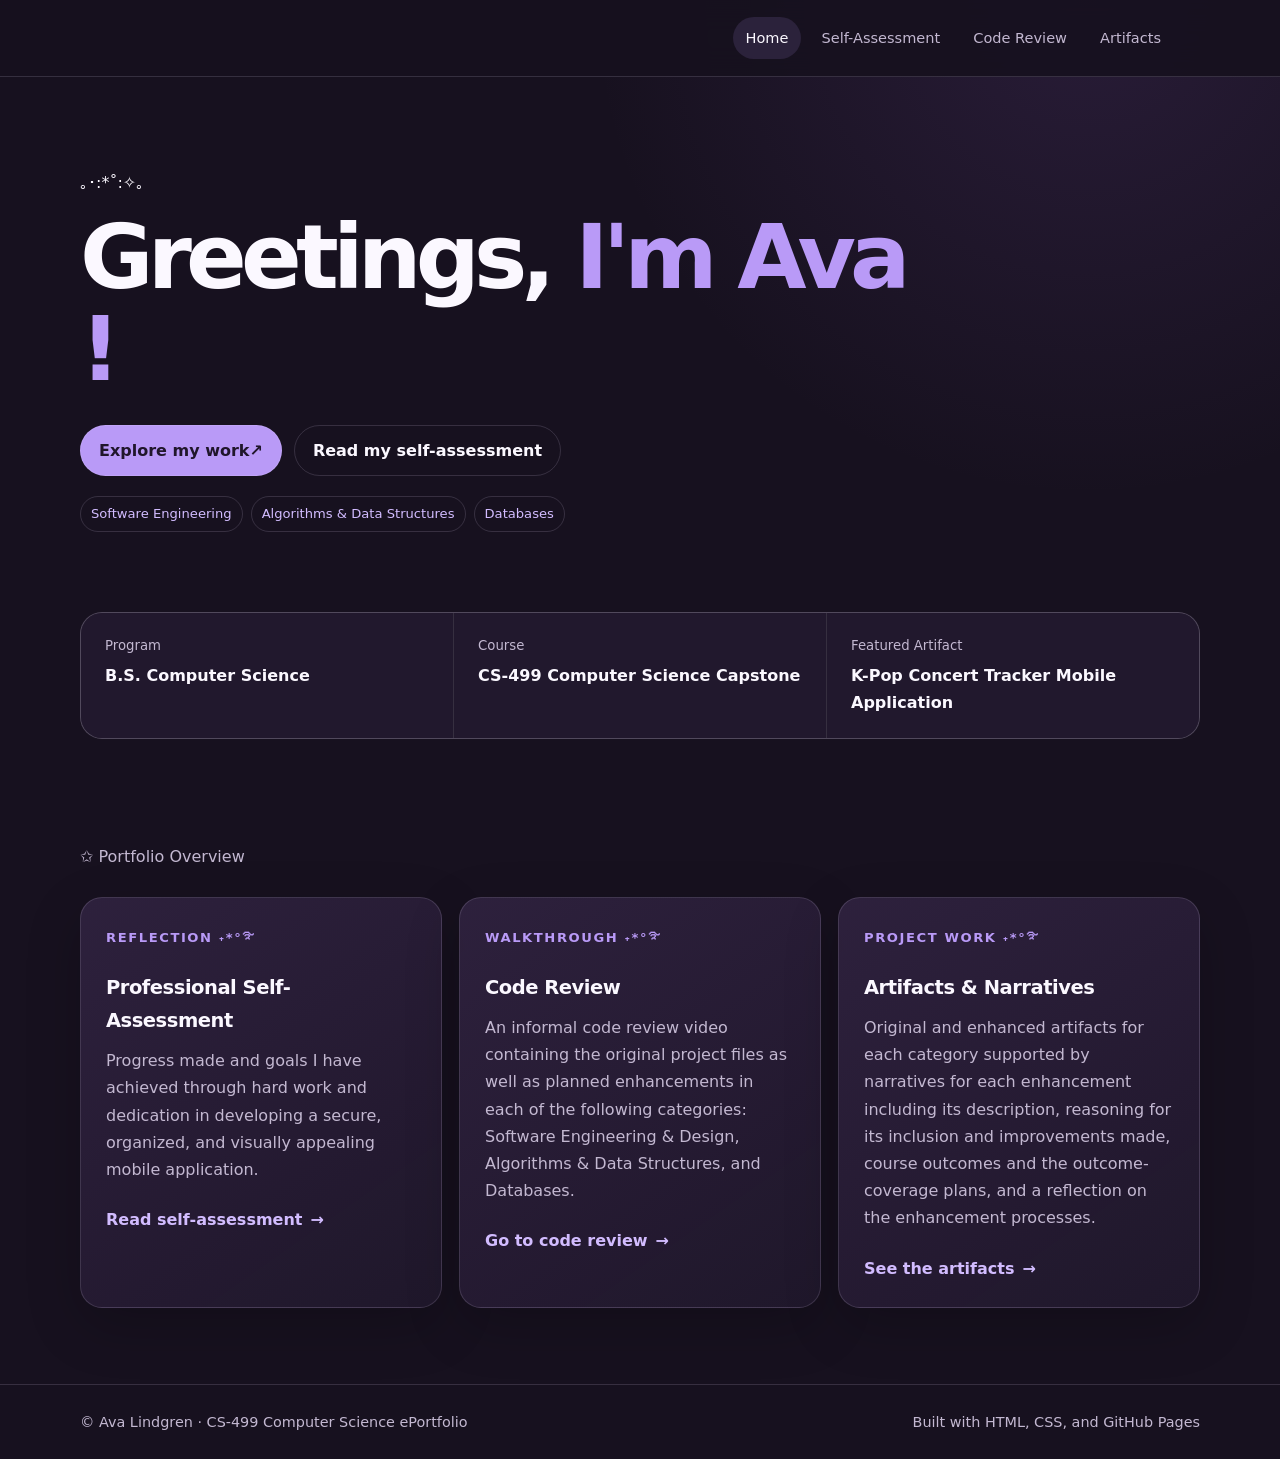
<file: index.html>
<!DOCTYPE html>
<html lang="en">
<head>
  <meta charset="UTF-8">
  <meta name="viewport" content="width=device-width, initial-scale=1">
  <meta name="description" content="CS-499 computer science ePortfolio showcasing software development enhancements and reflections.">
  <title>Home | CS-499 ePortfolio</title>
  <link rel="stylesheet" href="styles.css">
</head>
<body>
  <header class="site-header">
    <div class="nav-wrap">
      <a class="brand" href="index.html" aria-label="ePortfolio home">
      </a>
      <nav class="nav-links" aria-label="Main navigation">
        <a href="index.html" aria-current="page">Home</a>
        <a href="self-assessment.html">Self-Assessment</a>
        <a href="code-review.html">Code Review</a>
        <a href="artifacts.html">Artifacts</a>
      </nav>
    </div>
  </header>

  <main>

    <section class="hero">
      <div class="container">
        <p>｡･:*˚:✧｡</p>
        <h1>Greetings, <span class="accent">I'm Ava !</span></h1>
        <p class="hero-copy"></p>
        <div class="actions">
          <a class="button" href="artifacts.html">Explore my work <span aria-hidden="true">↗</span></a>
          <a class="button secondary" href="self-assessment.html">Read my self-assessment</a>
        </div>
        <div class="tag-row">
          <span class="tag">Software Engineering</span>
          <span class="tag">Algorithms & Data Structures</span>
          <span class="tag">Databases</span>
        </div>
      </div>
    </section>

    <section class="container">
      <div class="info-strip">
        <div class="info-item"><span>Program</span><strong>B.S. Computer Science</strong></div>
        <div class="info-item"><span>Course</span><strong>CS-499 Computer Science Capstone</strong></div>
        <div class="info-item"><span>Featured Artifact</span><strong>K-Pop Concert Tracker Mobile Application</strong></div>
      </div>
    </section>

    <section class="section">
      <div class="container">
        <div class="section-heading">
          <div>
            <p>✩ Portfolio Overview</p>
          </div>
        </div>
        <div class="grid">
          <article class="card">
            <span class="card-number">REFLECTION ˖*°࿐</span>
            <h3>Professional Self-Assessment</h3>
            <p>Progress made and goals I have achieved through hard work and dedication in developing a secure, organized, and visually appealing mobile application.</p>
            <a class="card-link" href="self-assessment.html">Read self-assessment <span aria-hidden="true">→</span></a>
          </article>
          <article class="card">
            <span class="card-number">WALKTHROUGH ˖*°࿐</span>
            <h3>Code Review</h3>
            <p>An informal code review video containing the original project files as well as planned enhancements in each of the following categories: Software Engineering & Design, Algorithms & Data Structures, and Databases.</p>
            <a class="card-link" href="code-review.html">Go to code review <span aria-hidden="true">→</span></a>
          </article>
          <article class="card">
            <span class="card-number">PROJECT WORK ˖*°࿐</span>
            <h3>Artifacts & Narratives</h3>
            <p>Original and enhanced artifacts for each category supported by narratives for each enhancement including its description, reasoning for its inclusion and improvements made, course outcomes and the outcome-coverage plans, and a reflection on the enhancement processes.</p>
            <a class="card-link" href="artifacts.html">See the artifacts <span aria-hidden="true">→</span></a>
          </article>
        </div>
      </div>
    </section>

  </main>

  <footer class="site-footer">
    <div class="container footer-wrap">
      <span>© Ava Lindgren · CS-499 Computer Science ePortfolio</span>
      <span>Built with HTML, CSS, and GitHub Pages</span>
    </div>
  </footer>
</body>
</html>
</file>
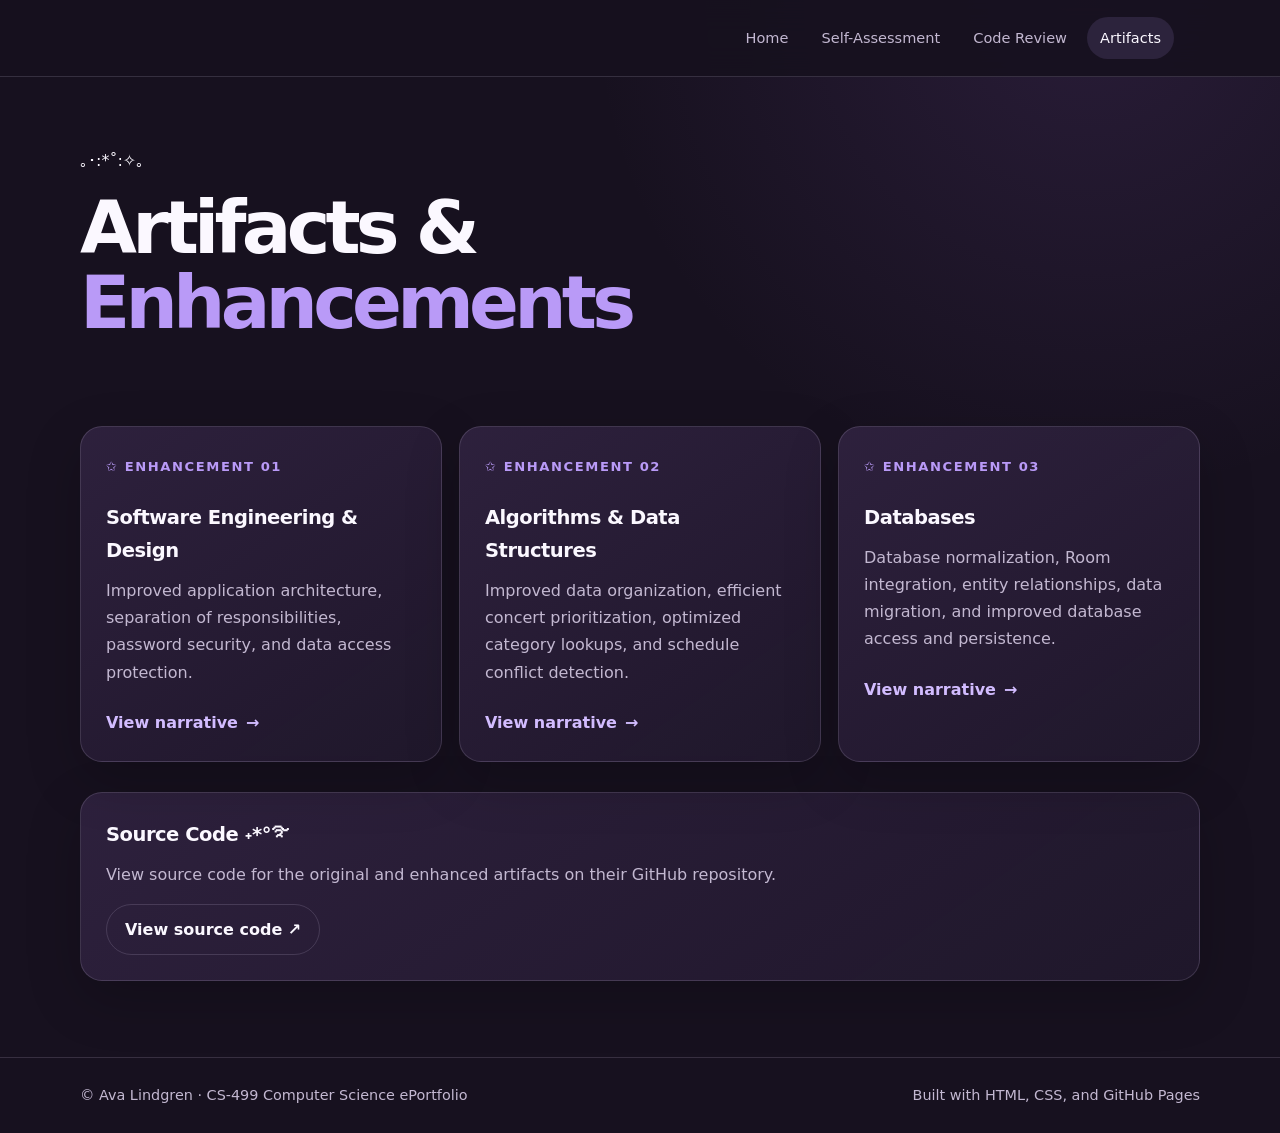
<file: artifacts.html>
<!DOCTYPE html>
<html lang="en">
<head>
  <meta charset="UTF-8">
  <meta name="viewport" content="width=device-width, initial-scale=1">
  <meta name="description" content="CS-499 computer science ePortfolio showcasing software development enhancements and reflections.">
  <title>Artifacts | CS-499 ePortfolio</title>
  <link rel="stylesheet" href="styles.css">
</head>
<body>
  <header class="site-header">
    <div class="nav-wrap">
      <a class="brand" href="index.html" aria-label="ePortfolio home">
      </a>
      <nav class="nav-links" aria-label="Main navigation">
        <a href="index.html">Home</a>
        <a href="self-assessment.html">Self-Assessment</a>
        <a href="code-review.html">Code Review</a>
        <a href="artifacts.html" aria-current="page">Artifacts</a>
      </nav>
    </div>
  </header>

  <main>

    <section class="page-hero">
      <div class="container">
        <p>｡･:*˚:✧｡</p>
        <h1>Artifacts & <span class="accent">Enhancements</span></h1>
        <p class="hero-copy"></p>
      </div>
    </section>
    <section class="section">
      <div class="container">
        <div class="grid">
          <article class="card">
            <span class="card-number">✩ ENHANCEMENT 01</span>
            <h3>Software Engineering & Design</h3>
            <p>Improved application architecture, separation of responsibilities, password security, and data access protection.</p>
            <a class="card-link" href="enhancement-1.html">View narrative <span aria-hidden="true">→</span></a>
          </article>
          <article class="card">
            <span class="card-number">✩ ENHANCEMENT 02</span>
            <h3>Algorithms & Data Structures</h3>
            <p>Improved data organization, efficient concert prioritization, optimized category lookups, and schedule conflict detection.</p>
            <a class="card-link" href="enhancement-2.html">View narrative <span aria-hidden="true">→</span></a>
          </article>
          <article class="card">
            <span class="card-number">✩ ENHANCEMENT 03</span>
            <h3>Databases</h3>
            <p>Database normalization, Room integration, entity relationships, data migration, and improved database access and persistence.</p>
            <a class="card-link" href="enhancement-3.html">View narrative <span aria-hidden="true">→</span></a>
          </article>
        </div>
        <div style="height: 30px"></div>
        <div class="card">
          <h3>Source Code  ˖*°࿐</h3>
          <p>View source code for the original and enhanced artifacts on their GitHub repository. </p>
          <a class="button secondary" href="https://github.com/vvjeanne/computer-science-capstone" aria-label="https://github.com/vvjeanne/computer-science-capstone">View source code ↗</a>
        </div>
      </div>
    </section>

  </main>

  <footer class="site-footer">
    <div class="container footer-wrap">
      <span>© Ava Lindgren · CS-499 Computer Science ePortfolio</span>
      <span>Built with HTML, CSS, and GitHub Pages</span>
    </div>
  </footer>
</body>
</html>
</file>
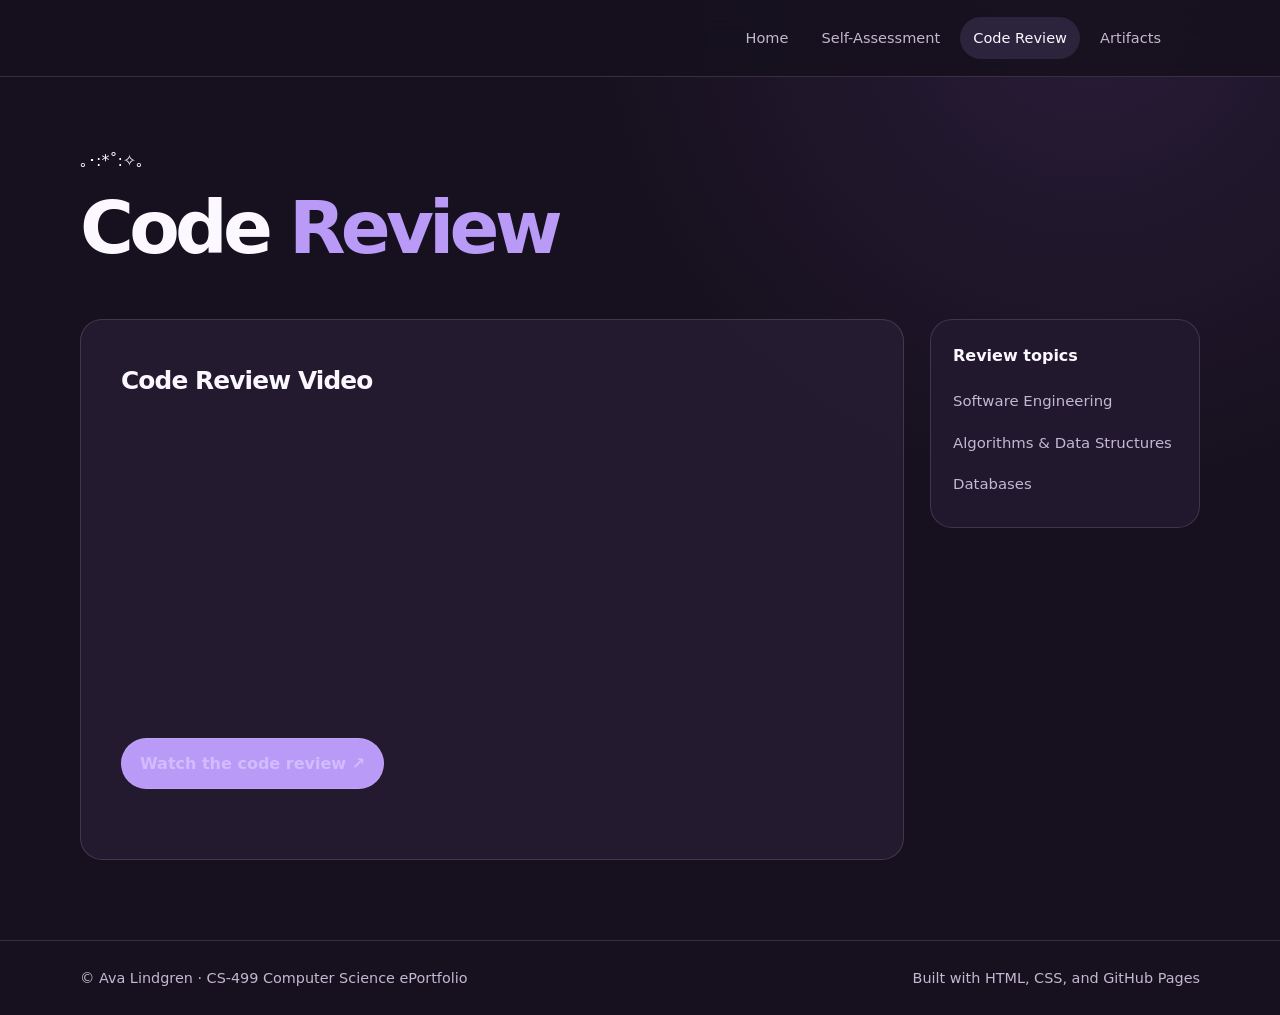
<file: code-review.html>
<!DOCTYPE html>
<html lang="en">
<head>
  <meta charset="UTF-8">
  <meta name="viewport" content="width=device-width, initial-scale=1">
  <meta name="description" content="CS-499 computer science ePortfolio showcasing software development enhancements and reflections.">
  <title>Code Review | CS-499 ePortfolio</title>
  <link rel="stylesheet" href="styles.css">
</head>
<body>
  <header class="site-header">
    <div class="nav-wrap">
      <a class="brand" href="index.html" aria-label="ePortfolio home">
      </a>
      <nav class="nav-links" aria-label="Main navigation">
        <a href="index.html">Home</a>
        <a href="self-assessment.html">Self-Assessment</a>
        <a href="code-review.html" aria-current="page">Code Review</a>
        <a href="artifacts.html">Artifacts</a>
      </nav>
    </div>
  </header>

  <main>

    <section class="page-hero">
      <div class="container">
        <p>｡･:*˚:✧｡</p>
        <h1>Code <span class="accent">Review</span></h1>
      </div>
    </section>
    <section class="container content-layout">
      <article class="prose">
        <h2>Code Review Video</h2>
        <div><iframe width="560" 
          height="315" 
          src="https://www.youtube.com/embed/tStQpCCXrGw?si=aEo2EBEYWozVD758" 
          title="YouTube video player" 
          frameborder="0" 
          allow="accelerometer; autoplay; clipboard-write; encrypted-media; gyroscope; picture-in-picture; web-share" 
          referrerpolicy="strict-origin-when-cross-origin" 
          allowfullscreen></iframe>
</div>
        <p><a class="button" href="https://youtu.be/tStQpCCXrGw?si=RyEmJ-td1bvsZ6iA" aria-label="https://youtu.be/tStQpCCXrGw?si=RyEmJ-td1bvsZ6iA">Watch the code review ↗</a></p>
        <h2></h2>
        <div></div>
        <h2></h2>
        <div></div>
      </article>
      <aside class="sidebar">
        <h3>Review topics</h3>
        <a href="enhancement-1.html">Software Engineering</a>
        <a href="enhancement-2.html">Algorithms & Data Structures</a>
        <a href="enhancement-3.html">Databases</a>
      </aside>
    </section>

  </main>

  <footer class="site-footer">
    <div class="container footer-wrap">
      <span>© Ava Lindgren · CS-499 Computer Science ePortfolio</span>
      <span>Built with HTML, CSS, and GitHub Pages</span>
    </div>
  </footer>
</body>
</html>
</file>
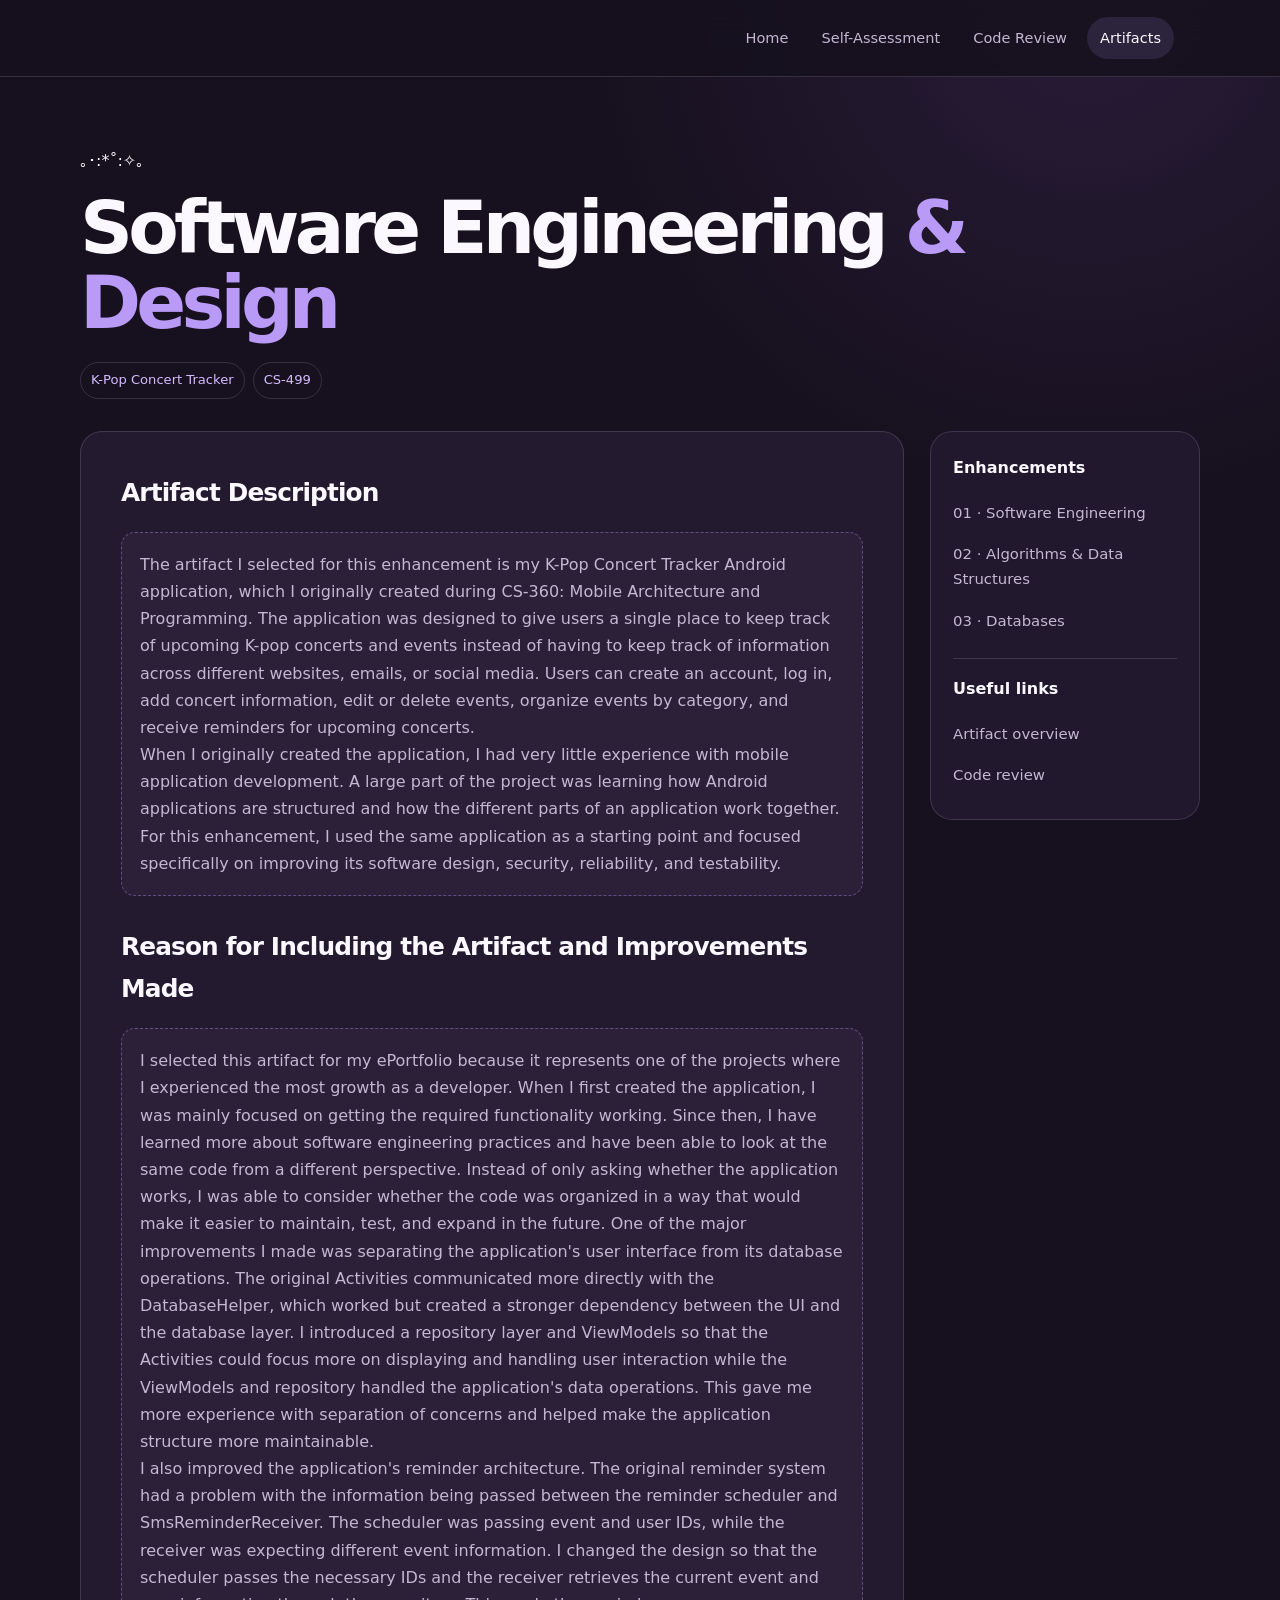
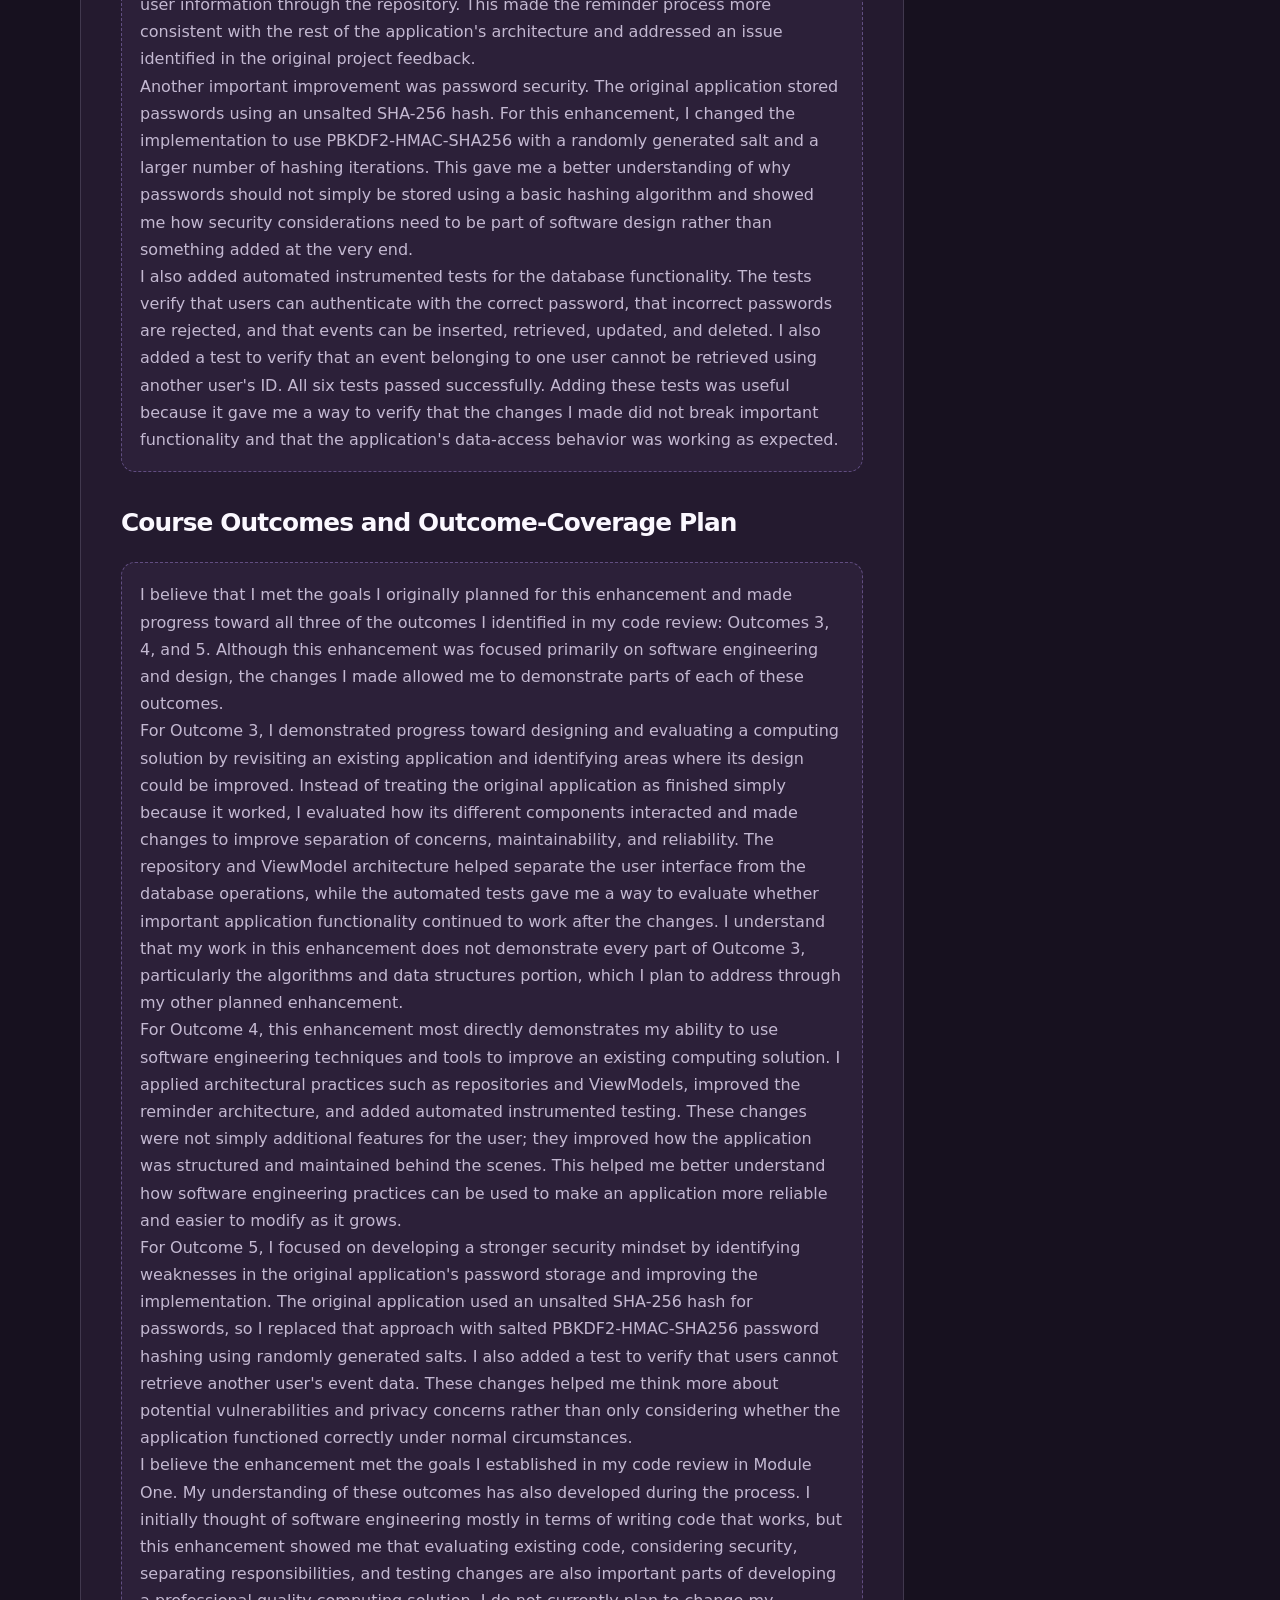
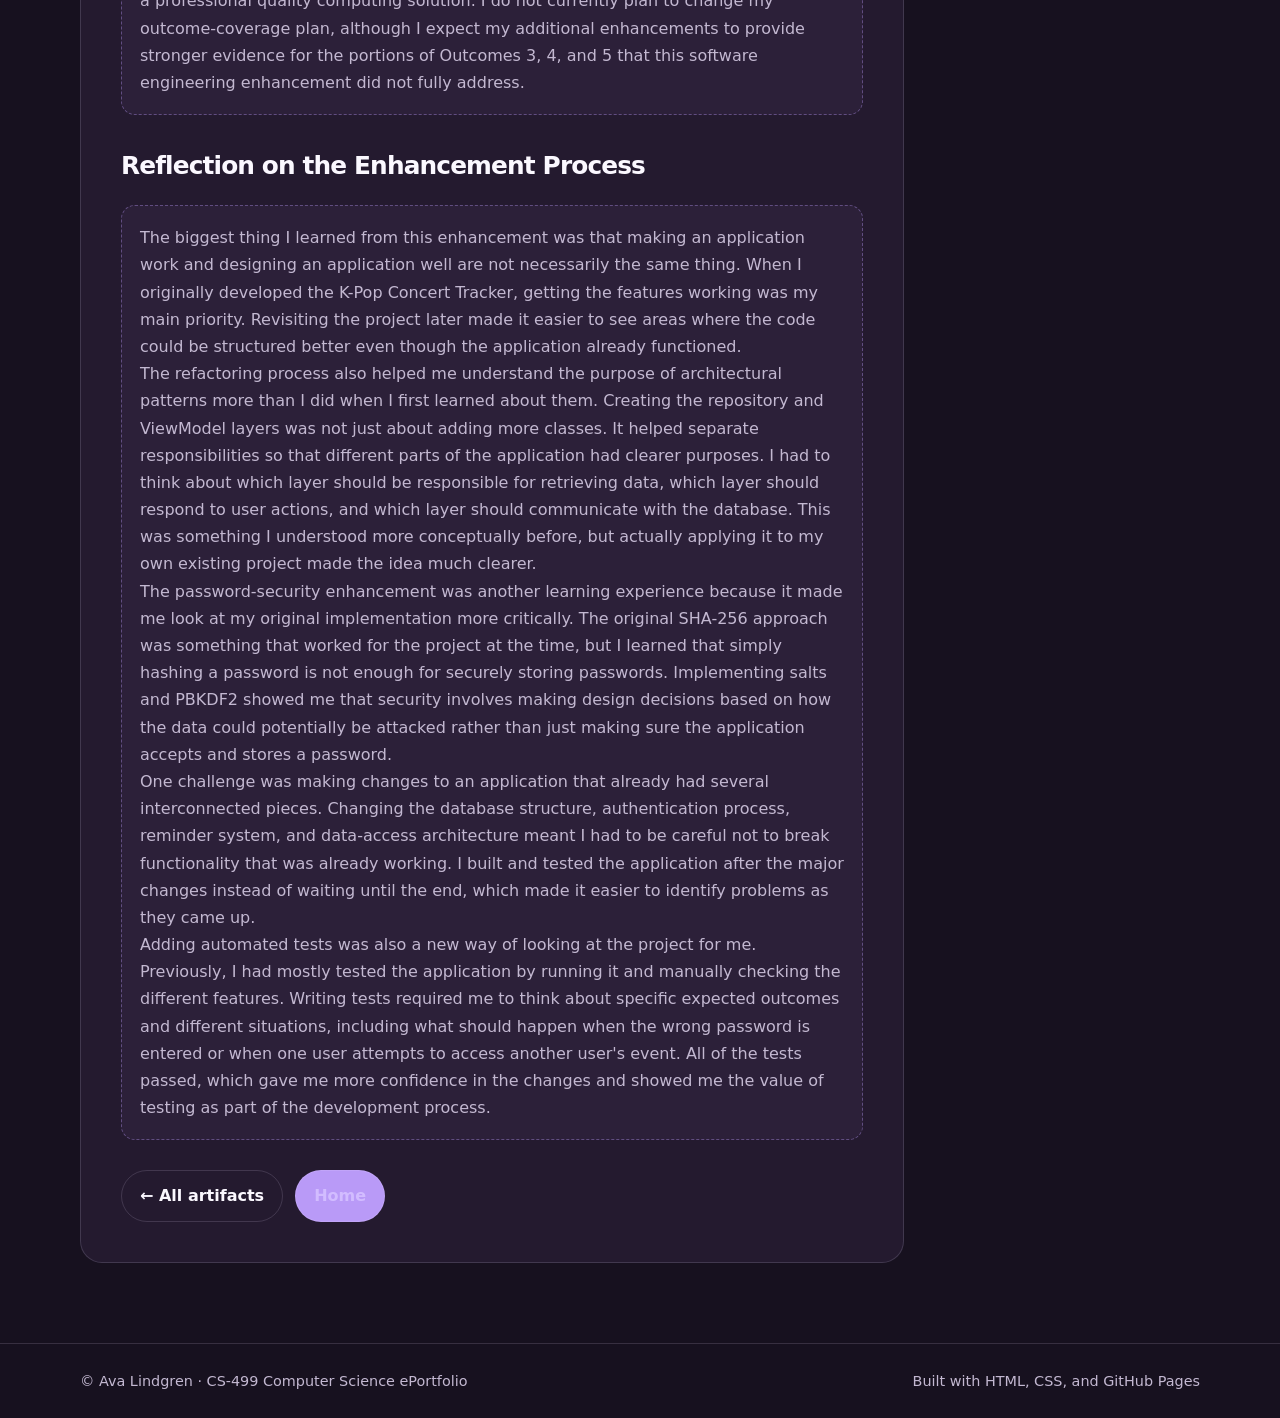
<file: enhancement-1.html>
<!DOCTYPE html>
<html lang="en">
<head>
  <meta charset="UTF-8">
  <meta name="viewport" content="width=device-width, initial-scale=1">
  <meta name="description" content="CS-499 computer science ePortfolio showcasing software development enhancements and reflections.">
  <title>Enhancement 1 | CS-499 ePortfolio</title>
  <link rel="stylesheet" href="styles.css">
</head>
<body>
  <header class="site-header">
    <div class="nav-wrap">
      <a class="brand" href="index.html" aria-label="ePortfolio home">
      </a>
      <nav class="nav-links" aria-label="Main navigation">
        <a href="index.html">Home</a>
        <a href="self-assessment.html">Self-Assessment</a>
        <a href="code-review.html">Code Review</a>
        <a href="artifacts.html" aria-current="page">Artifacts</a>
      </nav>
    </div>
  </header>

  <main>

    <section class="page-hero">
      <div class="container">
        <p>｡･:*˚:✧｡</p>
        <h1>Software Engineering <span class="accent">& Design</span></h1>
        <p class="hero-copy"></p>
        <div class="tag-row">
          <span class="tag">K-Pop Concert Tracker</span>
          <span class="tag">CS-499</span>
        </div>
      </div>
    </section>
    <section class="container content-layout">
      <article class="prose">
        <h2>Artifact Description</h2>
        <div class="placeholder">The artifact I selected for this enhancement is my K-Pop Concert Tracker Android application, which I originally created during CS-360: Mobile Architecture and Programming. The application was designed to give users a single place to keep track of upcoming K-pop concerts and events instead of having to keep track of information across different websites, emails, or social media. Users can create an account, log in, add concert information, edit or delete events, organize events by category, and receive reminders for upcoming concerts.
<br>When I originally created the application, I had very little experience with mobile application development. A large part of the project was learning how Android applications are structured and how the different parts of an application work together. For this enhancement, I used the same application as a starting point and focused specifically on improving its software design, security, reliability, and testability. 
        </div>
        <h2>Reason for Including the Artifact and Improvements Made</h2>
        <div class="placeholder">I selected this artifact for my ePortfolio because it represents one of the projects where I experienced the most growth as a developer. When I first created the application, I was mainly focused on getting the required functionality working. Since then, I have learned more about software engineering practices and have been able to look at the same code from a different perspective. Instead of only asking whether the application works, I was able to consider whether the code was organized in a way that would make it easier to maintain, test, and expand in the future. 
One of the major improvements I made was separating the application's user interface from its database operations. The original Activities communicated more directly with the DatabaseHelper, which worked but created a stronger dependency between the UI and the database layer. I introduced a repository layer and ViewModels so that the Activities could focus more on displaying and handling user interaction while the ViewModels and repository handled the application's data operations. This gave me more experience with separation of concerns and helped make the application structure more maintainable. 
<br>I also improved the application's reminder architecture. The original reminder system had a problem with the information being passed between the reminder scheduler and SmsReminderReceiver. The scheduler was passing event and user IDs, while the receiver was expecting different event information. I changed the design so that the scheduler passes the necessary IDs and the receiver retrieves the current event and user information through the repository. This made the reminder process more consistent with the rest of the application's architecture and addressed an issue identified in the original project feedback. 
<br>Another important improvement was password security. The original application stored passwords using an unsalted SHA-256 hash. For this enhancement, I changed the implementation to use PBKDF2-HMAC-SHA256 with a randomly generated salt and a larger number of hashing iterations. This gave me a better understanding of why passwords should not simply be stored using a basic hashing algorithm and showed me how security considerations need to be part of software design rather than something added at the very end. 
<br>I also added automated instrumented tests for the database functionality. The tests verify that users can authenticate with the correct password, that incorrect passwords are rejected, and that events can be inserted, retrieved, updated, and deleted. I also added a test to verify that an event belonging to one user cannot be retrieved using another user's ID. All six tests passed successfully. Adding these tests was useful because it gave me a way to verify that the changes I made did not break important functionality and that the application's data-access behavior was working as expected. 
        </div>
        <h2>Course Outcomes and Outcome-Coverage Plan</h2>
        <div class="placeholder">I believe that I met the goals I originally planned for this enhancement and made progress toward all three of the outcomes I identified in my code review: Outcomes 3, 4, and 5. Although this enhancement was focused primarily on software engineering and design, the changes I made allowed me to demonstrate parts of each of these outcomes. 
<br>For Outcome 3, I demonstrated progress toward designing and evaluating a computing solution by revisiting an existing application and identifying areas where its design could be improved. Instead of treating the original application as finished simply because it worked, I evaluated how its different components interacted and made changes to improve separation of concerns, maintainability, and reliability. The repository and ViewModel architecture helped separate the user interface from the database operations, while the automated tests gave me a way to evaluate whether important application functionality continued to work after the changes. I understand that my work in this enhancement does not demonstrate every part of Outcome 3, particularly the algorithms and data structures portion, which I plan to address through my other planned enhancement. 
<br>For Outcome 4, this enhancement most directly demonstrates my ability to use software engineering techniques and tools to improve an existing computing solution. I applied architectural practices such as repositories and ViewModels, improved the reminder architecture, and added automated instrumented testing. These changes were not simply additional features for the user; they improved how the application was structured and maintained behind the scenes. This helped me better understand how software engineering practices can be used to make an application more reliable and easier to modify as it grows. 
<br>For Outcome 5, I focused on developing a stronger security mindset by identifying weaknesses in the original application's password storage and improving the implementation. The original application used an unsalted SHA-256 hash for passwords, so I replaced that approach with salted PBKDF2-HMAC-SHA256 password hashing using randomly generated salts. I also added a test to verify that users cannot retrieve another user's event data. These changes helped me think more about potential vulnerabilities and privacy concerns rather than only considering whether the application functioned correctly under normal circumstances. 
<br>I believe the enhancement met the goals I established in my code review in Module One. My understanding of these outcomes has also developed during the process. I initially thought of software engineering mostly in terms of writing code that works, but this enhancement showed me that evaluating existing code, considering security, separating responsibilities, and testing changes are also important parts of developing a professional quality computing solution. I do not currently plan to change my outcome-coverage plan, although I expect my additional enhancements to provide stronger evidence for the portions of Outcomes 3, 4, and 5 that this software engineering enhancement did not fully address. 
</div>
        <h2>Reflection on the Enhancement Process</h2>
        <div class="placeholder">The biggest thing I learned from this enhancement was that making an application work and designing an application well are not necessarily the same thing. When I originally developed the K-Pop Concert Tracker, getting the features working was my main priority. Revisiting the project later made it easier to see areas where the code could be structured better even though the application already functioned. 
<br>The refactoring process also helped me understand the purpose of architectural patterns more than I did when I first learned about them. Creating the repository and ViewModel layers was not just about adding more classes. It helped separate responsibilities so that different parts of the application had clearer purposes. I had to think about which layer should be responsible for retrieving data, which layer should respond to user actions, and which layer should communicate with the database. This was something I understood more conceptually before, but actually applying it to my own existing project made the idea much clearer. 
<br>The password-security enhancement was another learning experience because it made me look at my original implementation more critically. The original SHA-256 approach was something that worked for the project at the time, but I learned that simply hashing a password is not enough for securely storing passwords. Implementing salts and PBKDF2 showed me that security involves making design decisions based on how the data could potentially be attacked rather than just making sure the application accepts and stores a password. 
<br>One challenge was making changes to an application that already had several interconnected pieces. Changing the database structure, authentication process, reminder system, and data-access architecture meant I had to be careful not to break functionality that was already working. I built and tested the application after the major changes instead of waiting until the end, which made it easier to identify problems as they came up. 
<br>Adding automated tests was also a new way of looking at the project for me. Previously, I had mostly tested the application by running it and manually checking the different features. Writing tests required me to think about specific expected outcomes and different situations, including what should happen when the wrong password is entered or when one user attempts to access another user's event. All of the tests passed, which gave me more confidence in the changes and showed me the value of testing as part of the development process. 
</div>
        <div class="actions">
          <a class="button secondary" href="artifacts.html">← All artifacts</a>
          <a class="button" href="index.html">Home</a>
        </div>
      </article>
      <aside class="sidebar">
        <h3>Enhancements</h3>
        <a href="enhancement-1.html">01 · Software Engineering</a>
        <a href="enhancement-2.html">02 · Algorithms & Data Structures</a>
        <a href="enhancement-3.html">03 · Databases</a>
        <hr style="border: 0; border-top: 1px solid var(--line); margin: 16px 0;">
        <h3>Useful links</h3>
        <a href="artifacts.html">Artifact overview</a>
        <a href="code-review.html">Code review</a>
      </aside>
    </section>

  </main>

  <footer class="site-footer">
    <div class="container footer-wrap">
      <span>© Ava Lindgren · CS-499 Computer Science ePortfolio</span>
      <span>Built with HTML, CSS, and GitHub Pages</span>
    </div>
  </footer>
</body>
</html>
</file>
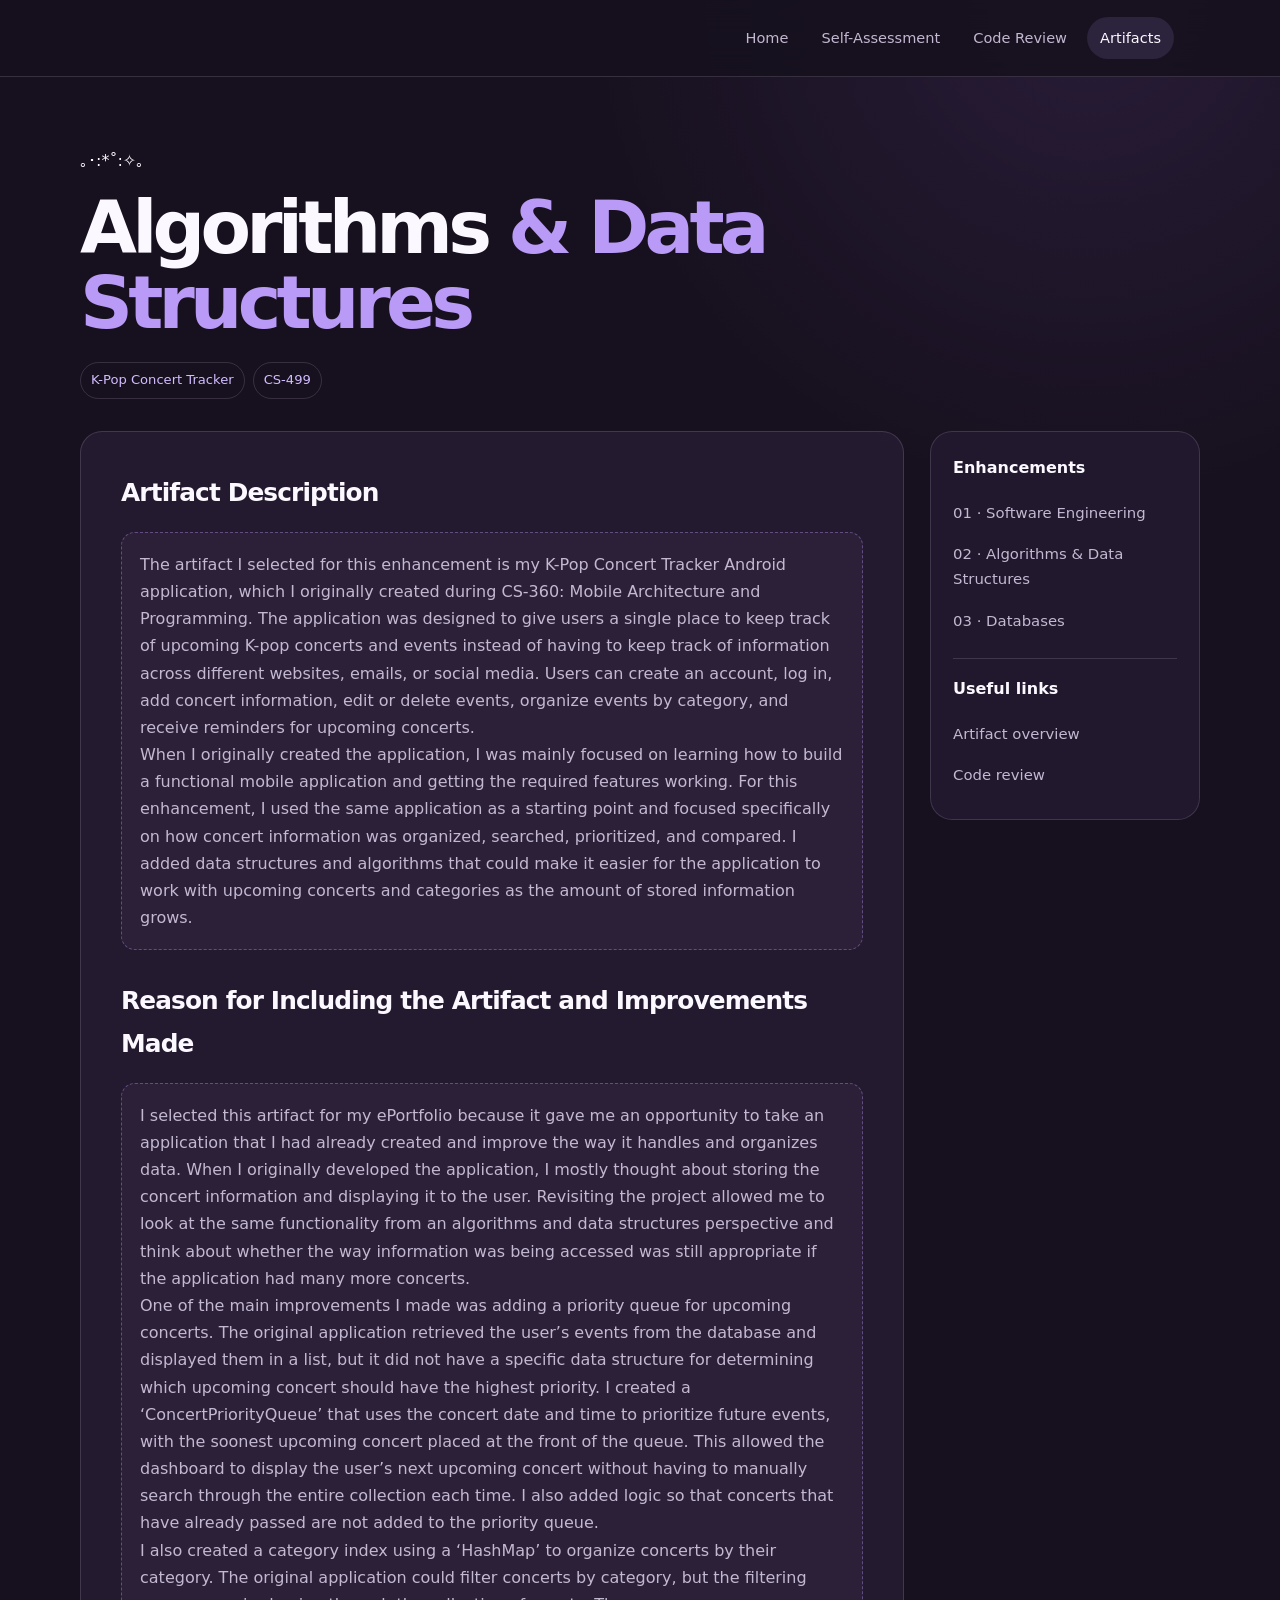
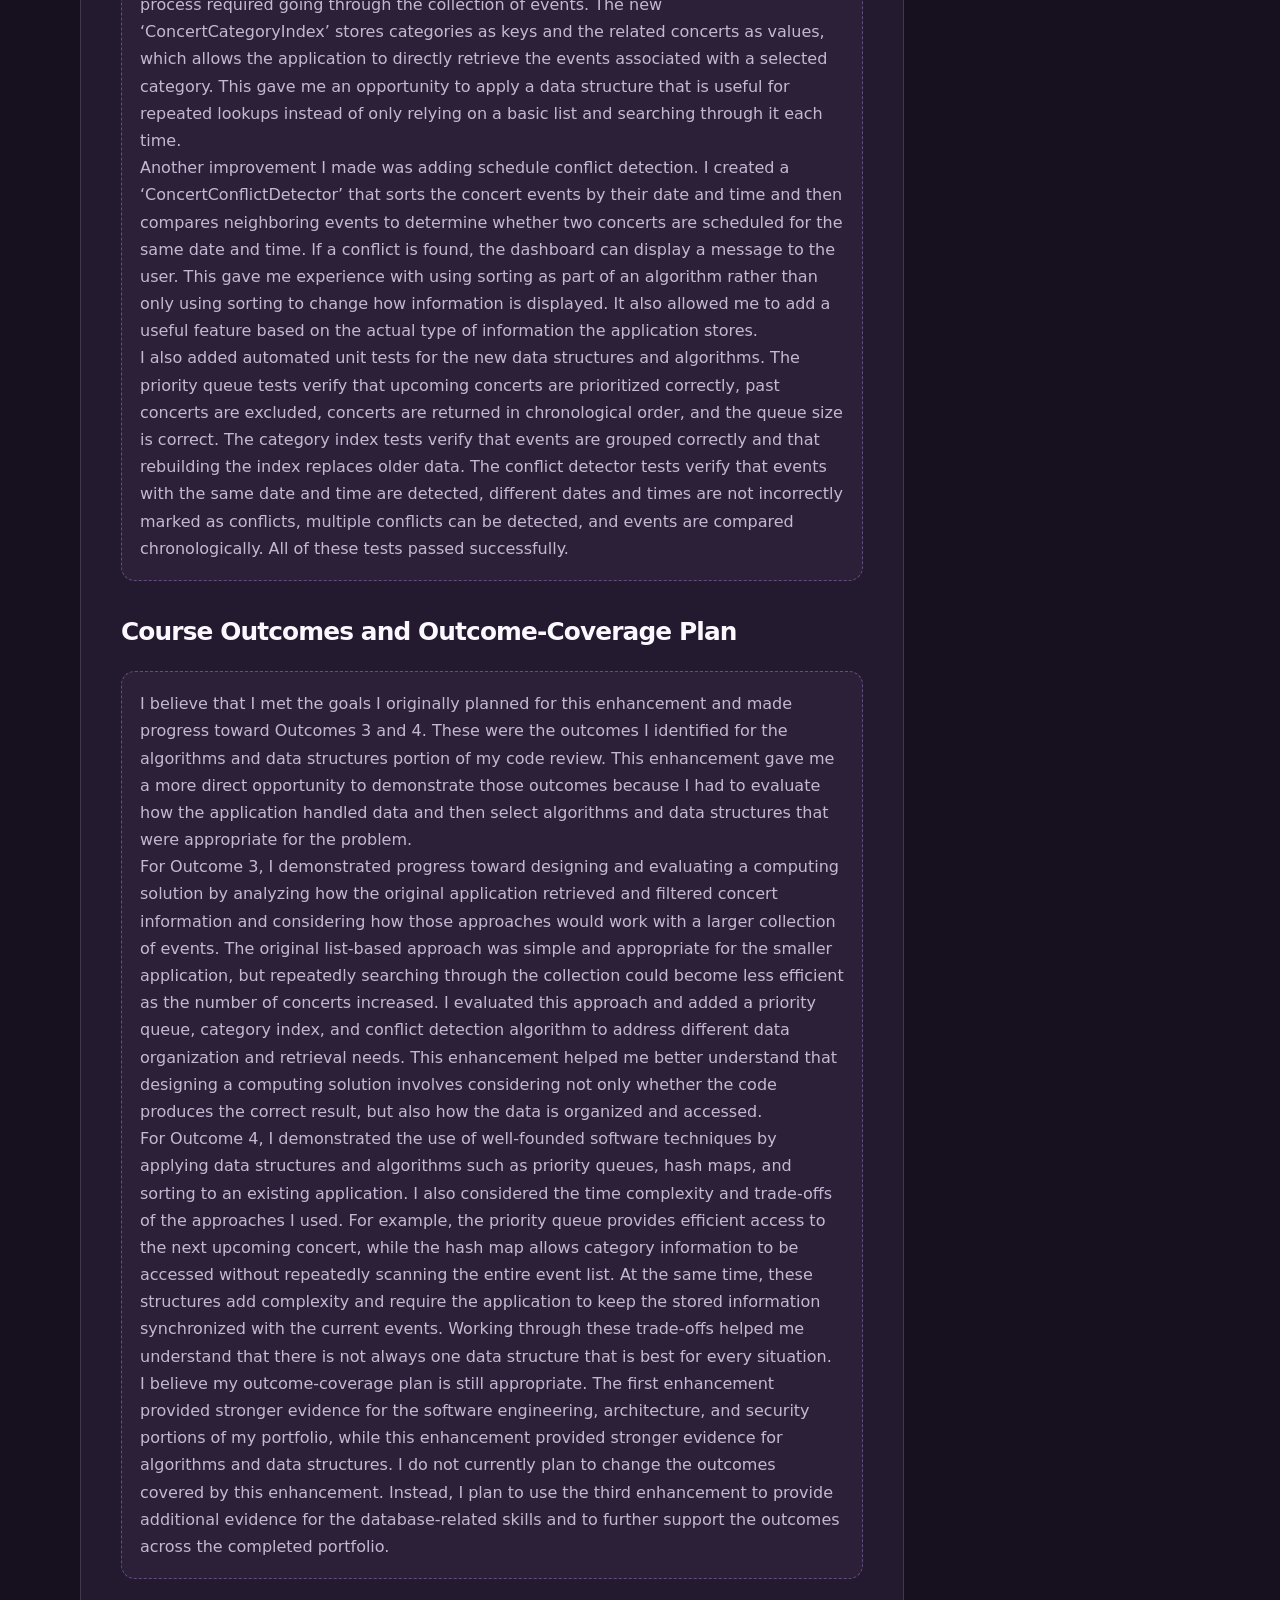
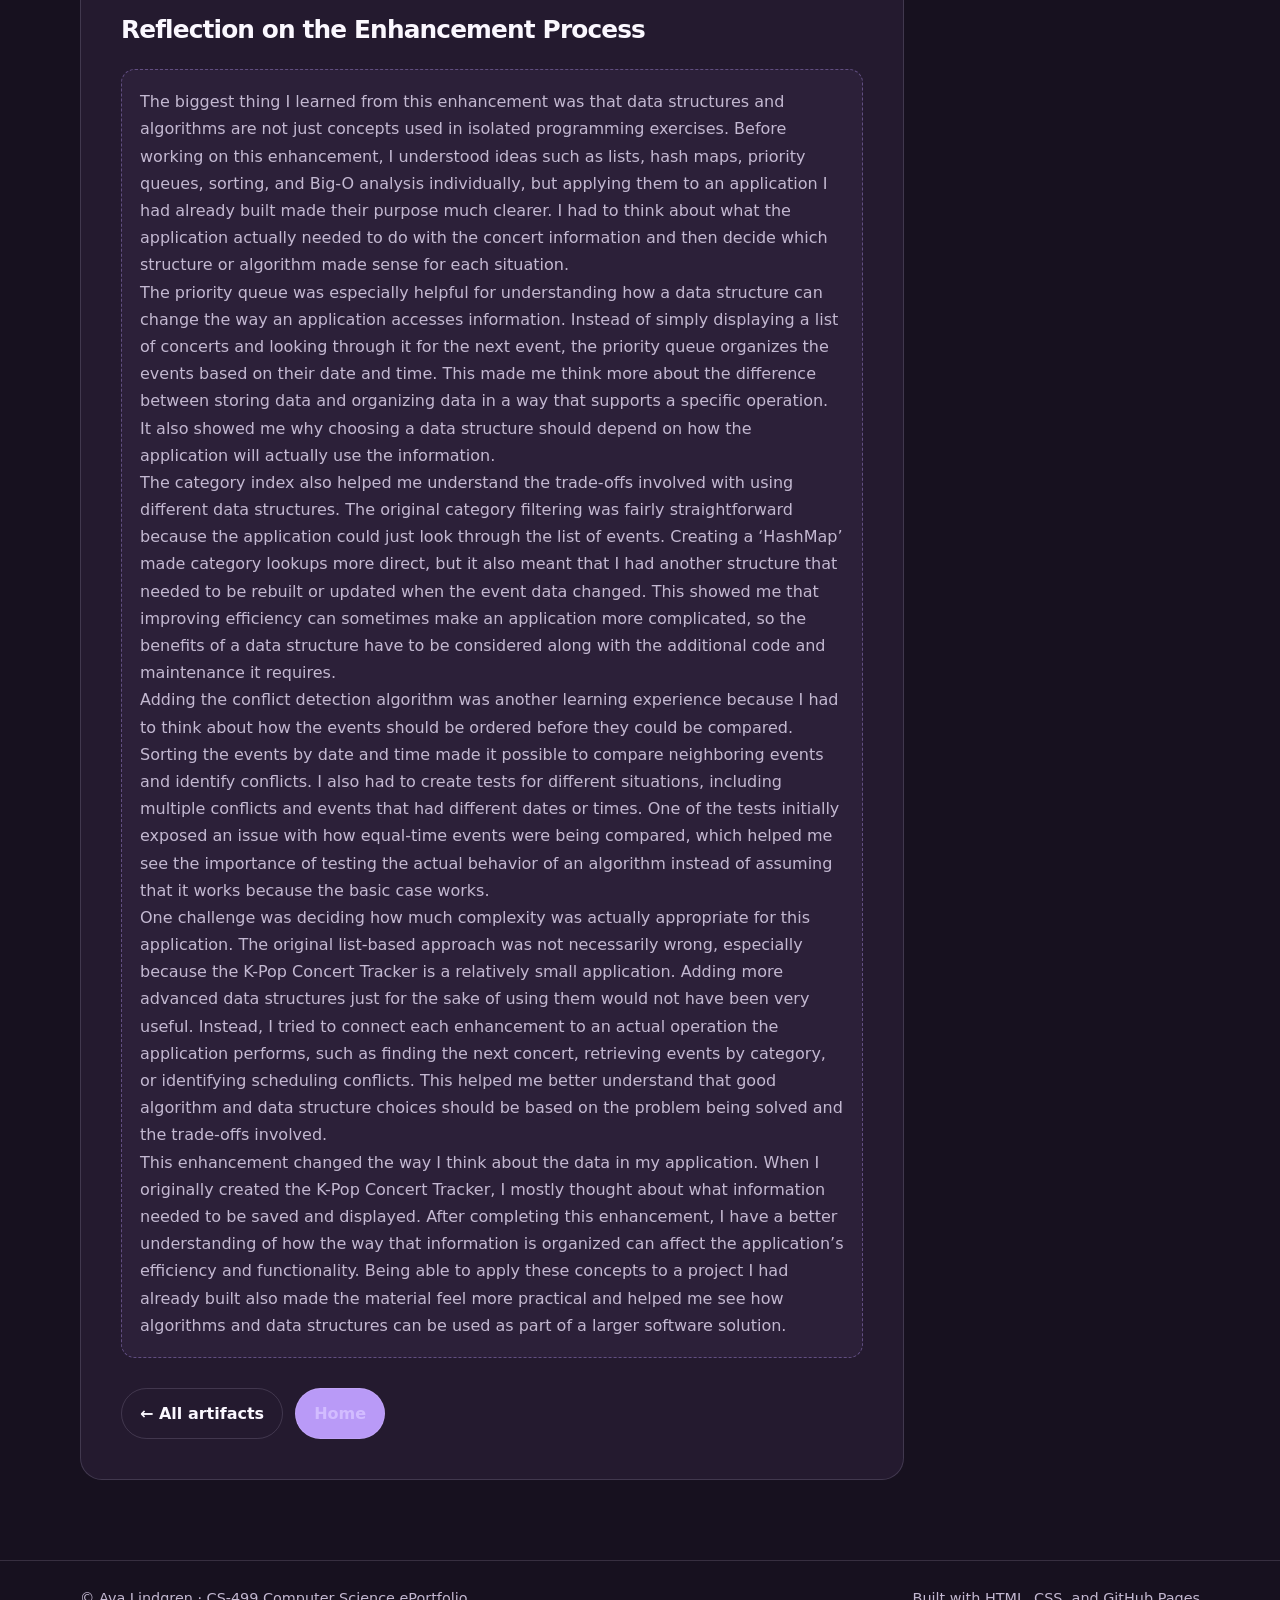
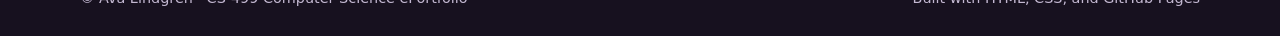
<file: enhancement-2.html>
<!DOCTYPE html>
<html lang="en">
<head>
  <meta charset="UTF-8">
  <meta name="viewport" content="width=device-width, initial-scale=1">
  <meta name="description" content="CS-499 computer science ePortfolio showcasing software development enhancements and reflections.">
  <title>Enhancement 2 | CS-499 ePortfolio</title>
  <link rel="stylesheet" href="styles.css">
</head>
<body>
  <header class="site-header">
    <div class="nav-wrap">
      <a class="brand" href="index.html" aria-label="ePortfolio home">
      </a>
      <nav class="nav-links" aria-label="Main navigation">
        <a href="index.html">Home</a>
        <a href="self-assessment.html">Self-Assessment</a>
        <a href="code-review.html">Code Review</a>
        <a href="artifacts.html" aria-current="page">Artifacts</a>
      </nav>
    </div>
  </header>

  <main>

    <section class="page-hero">
      <div class="container">
        <p>｡･:*˚:✧｡</p>
        <h1>Algorithms <span class="accent">& Data Structures</span></h1>
        <p class="hero-copy"></p>
        <div class="tag-row">
          <span class="tag">K-Pop Concert Tracker</span>
          <span class="tag">CS-499</span>
        </div>
      </div>
    </section>
    <section class="container content-layout">
      <article class="prose">
        <h2>Artifact Description</h2>
        <div class="placeholder">The artifact I selected for this enhancement is my K-Pop Concert Tracker Android application, which I originally created during CS-360: Mobile Architecture and Programming. The application was designed to give users a single place to keep track of upcoming K-pop concerts and events instead of having to keep track of information across different websites, emails, or social media. Users can create an account, log in, add concert information, edit or delete events, organize events by category, and receive reminders for upcoming concerts.
<br>When I originally created the application, I was mainly focused on learning how to build a functional mobile application and getting the required features working. For this enhancement, I used the same application as a starting point and focused specifically on how concert information was organized, searched, prioritized, and compared. I added data structures and algorithms that could make it easier for the application to work with upcoming concerts and categories as the amount of stored information grows. 
</div>
        <h2>Reason for Including the Artifact and Improvements Made</h2>
        <div class="placeholder">I selected this artifact for my ePortfolio because it gave me an opportunity to take an application that I had already created and improve the way it handles and organizes data. When I originally developed the application, I mostly thought about storing the concert information and displaying it to the user. Revisiting the project allowed me to look at the same functionality from an algorithms and data structures perspective and think about whether the way information was being accessed was still appropriate if the application had many more concerts. 
<br>One of the main improvements I made was adding a priority queue for upcoming concerts. The original application retrieved the user’s events from the database and displayed them in a list, but it did not have a specific data structure for determining which upcoming concert should have the highest priority. I created a ‘ConcertPriorityQueue’ that uses the concert date and time to prioritize future events, with the soonest upcoming concert placed at the front of the queue. This allowed the dashboard to display the user’s next upcoming concert without having to manually search through the entire collection each time. I also added logic so that concerts that have already passed are not added to the priority queue. 
<br>I also created a category index using a ‘HashMap’ to organize concerts by their category. The original application could filter concerts by category, but the filtering process required going through the collection of events. The new ‘ConcertCategoryIndex’ stores categories as keys and the related concerts as values, which allows the application to directly retrieve the events associated with a selected category. This gave me an opportunity to apply a data structure that is useful for repeated lookups instead of only relying on a basic list and searching through it each time. 
<br>Another improvement I made was adding schedule conflict detection. I created a ‘ConcertConflictDetector’ that sorts the concert events by their date and time and then compares neighboring events to determine whether two concerts are scheduled for the same date and time. If a conflict is found, the dashboard can display a message to the user. This gave me experience with using sorting as part of an algorithm rather than only using sorting to change how information is displayed. It also allowed me to add a useful feature based on the actual type of information the application stores. 
<br>I also added automated unit tests for the new data structures and algorithms. The priority queue tests verify that upcoming concerts are prioritized correctly, past concerts are excluded, concerts are returned in chronological order, and the queue size is correct. The category index tests verify that events are grouped correctly and that rebuilding the index replaces older data. The conflict detector tests verify that events with the same date and time are detected, different dates and times are not incorrectly marked as conflicts, multiple conflicts can be detected, and events are compared chronologically. All of these tests passed successfully. 
</div>
        <h2>Course Outcomes and Outcome-Coverage Plan</h2>
        <div class="placeholder">I believe that I met the goals I originally planned for this enhancement and made progress toward Outcomes 3 and 4. These were the outcomes I identified for the algorithms and data structures portion of my code review. This enhancement gave me a more direct opportunity to demonstrate those outcomes because I had to evaluate how the application handled data and then select algorithms and data structures that were appropriate for the problem. 
<br>For Outcome 3, I demonstrated progress toward designing and evaluating a computing solution by analyzing how the original application retrieved and filtered concert information and considering how those approaches would work with a larger collection of events. The original list-based approach was simple and appropriate for the smaller application, but repeatedly searching through the collection could become less efficient as the number of concerts increased. I evaluated this approach and added a priority queue, category index, and conflict detection algorithm to address different data organization and retrieval needs. This enhancement helped me better understand that designing a computing solution involves considering not only whether the code produces the correct result, but also how the data is organized and accessed. 
<br>For Outcome 4, I demonstrated the use of well-founded software techniques by applying data structures and algorithms such as priority queues, hash maps, and sorting to an existing application. I also considered the time complexity and trade-offs of the approaches I used. For example, the priority queue provides efficient access to the next upcoming concert, while the hash map allows category information to be accessed without repeatedly scanning the entire event list. At the same time, these structures add complexity and require the application to keep the stored information synchronized with the current events. Working through these trade-offs helped me understand that there is not always one data structure that is best for every situation. 
<br>I believe my outcome-coverage plan is still appropriate. The first enhancement provided stronger evidence for the software engineering, architecture, and security portions of my portfolio, while this enhancement provided stronger evidence for algorithms and data structures. I do not currently plan to change the outcomes covered by this enhancement. Instead, I plan to use the third enhancement to provide additional evidence for the database-related skills and to further support the outcomes across the completed portfolio. 
</div>
        <h2>Reflection on the Enhancement Process</h2>
        <div class="placeholder">The biggest thing I learned from this enhancement was that data structures and algorithms are not just concepts used in isolated programming exercises. Before working on this enhancement, I understood ideas such as lists, hash maps, priority queues, sorting, and Big-O analysis individually, but applying them to an application I had already built made their purpose much clearer. I had to think about what the application actually needed to do with the concert information and then decide which structure or algorithm made sense for each situation. 
<br>The priority queue was especially helpful for understanding how a data structure can change the way an application accesses information. Instead of simply displaying a list of concerts and looking through it for the next event, the priority queue organizes the events based on their date and time. This made me think more about the difference between storing data and organizing data in a way that supports a specific operation. It also showed me why choosing a data structure should depend on how the application will actually use the information. 
<br>The category index also helped me understand the trade-offs involved with using different data structures. The original category filtering was fairly straightforward because the application could just look through the list of events. Creating a ‘HashMap’ made category lookups more direct, but it also meant that I had another structure that needed to be rebuilt or updated when the event data changed. This showed me that improving efficiency can sometimes make an application more complicated, so the benefits of a data structure have to be considered along with the additional code and maintenance it requires. 
<br>Adding the conflict detection algorithm was another learning experience because I had to think about how the events should be ordered before they could be compared. Sorting the events by date and time made it possible to compare neighboring events and identify conflicts. I also had to create tests for different situations, including multiple conflicts and events that had different dates or times. One of the tests initially exposed an issue with how equal-time events were being compared, which helped me see the importance of testing the actual behavior of an algorithm instead of assuming that it works because the basic case works. 
<br>One challenge was deciding how much complexity was actually appropriate for this application. The original list-based approach was not necessarily wrong, especially because the K-Pop Concert Tracker is a relatively small application. Adding more advanced data structures just for the sake of using them would not have been very useful. Instead, I tried to connect each enhancement to an actual operation the application performs, such as finding the next concert, retrieving events by category, or identifying scheduling conflicts. This helped me better understand that good algorithm and data structure choices should be based on the problem being solved and the trade-offs involved. 
<br>This enhancement changed the way I think about the data in my application. When I originally created the K-Pop Concert Tracker, I mostly thought about what information needed to be saved and displayed. After completing this enhancement, I have a better understanding of how the way that information is organized can affect the application’s efficiency and functionality. Being able to apply these concepts to a project I had already built also made the material feel more practical and helped me see how algorithms and data structures can be used as part of a larger software solution. 
</div>
        <div class="actions">
          <a class="button secondary" href="artifacts.html">← All artifacts</a>
          <a class="button" href="index.html">Home</a>
        </div>
      </article>
      <aside class="sidebar">
        <h3>Enhancements</h3>
        <a href="enhancement-1.html">01 · Software Engineering</a>
        <a href="enhancement-2.html">02 · Algorithms & Data Structures</a>
        <a href="enhancement-3.html">03 · Databases</a>
        <hr style="border: 0; border-top: 1px solid var(--line); margin: 16px 0;">
        <h3>Useful links</h3>
        <a href="artifacts.html">Artifact overview</a>
        <a href="code-review.html">Code review</a>
      </aside>
    </section>

  </main>

  <footer class="site-footer">
    <div class="container footer-wrap">
      <span>© Ava Lindgren · CS-499 Computer Science ePortfolio</span>
      <span>Built with HTML, CSS, and GitHub Pages</span>
    </div>
  </footer>
</body>
</html>
</file>
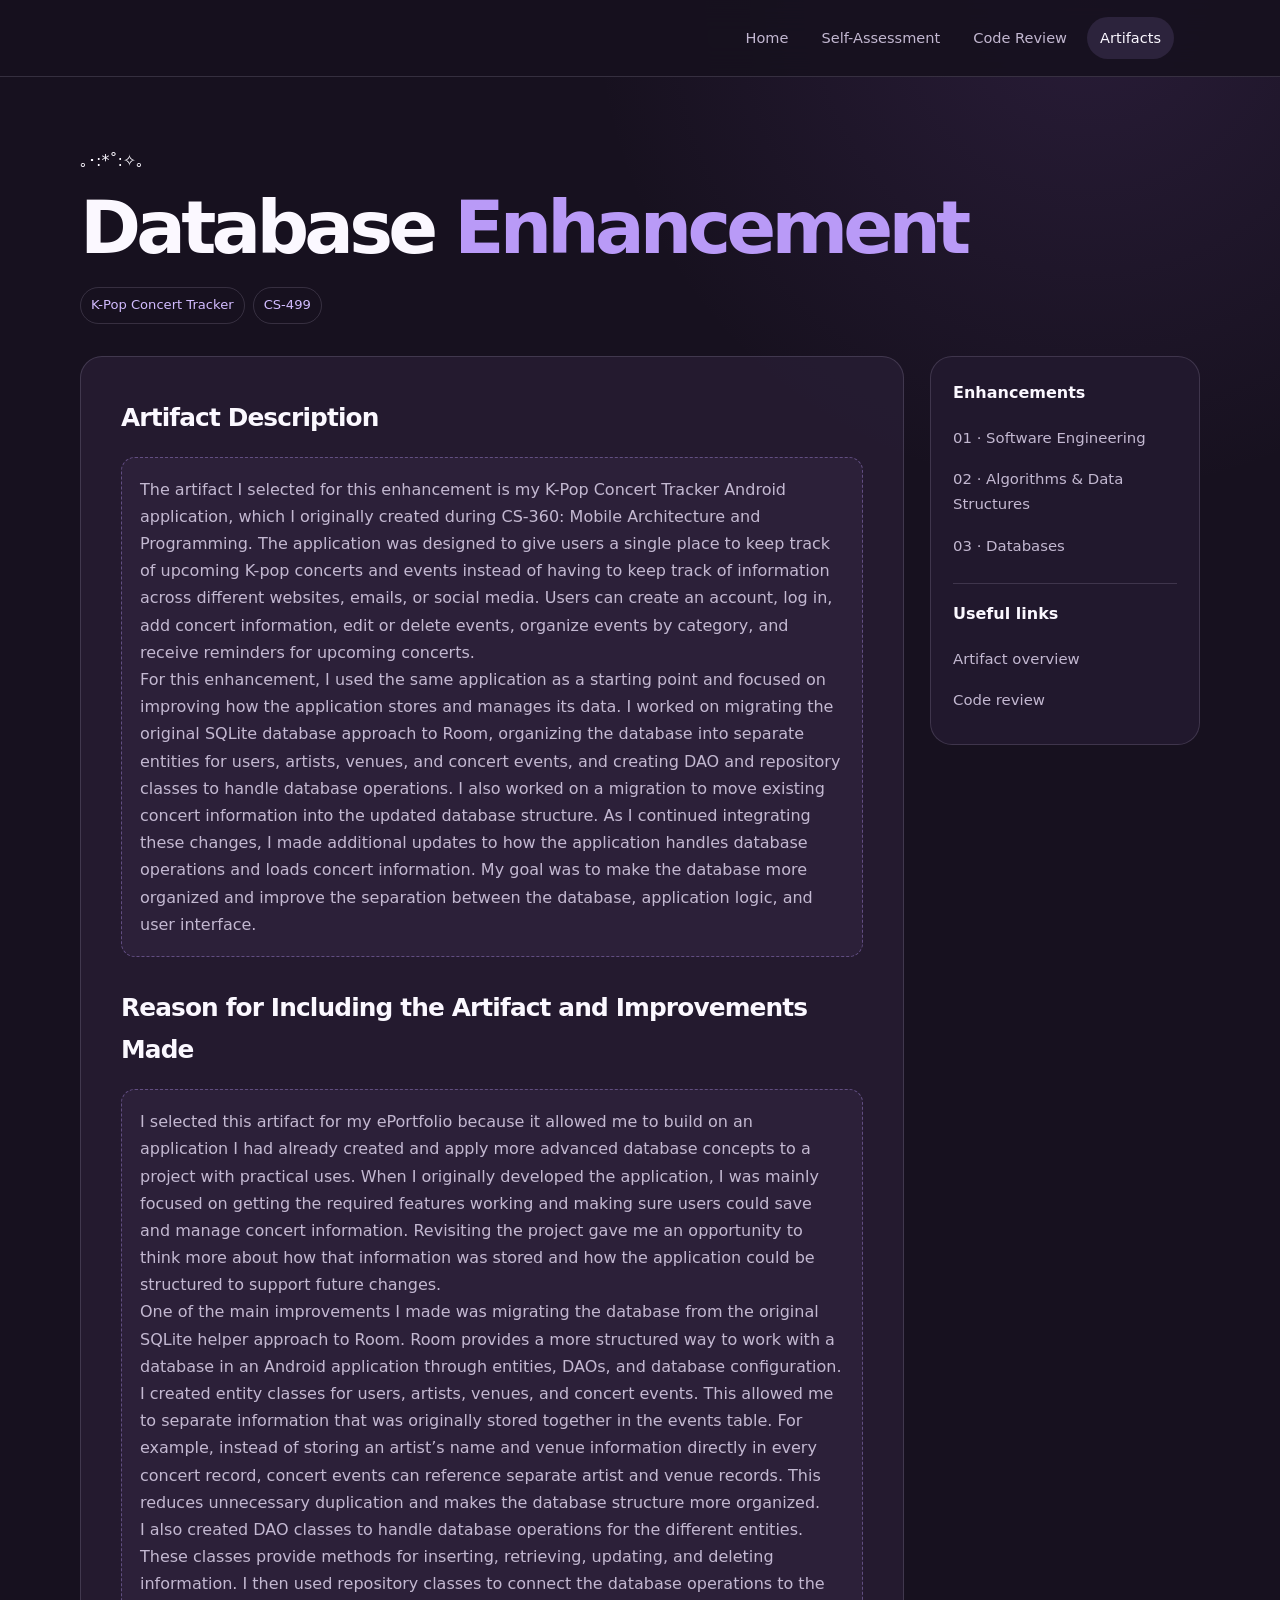
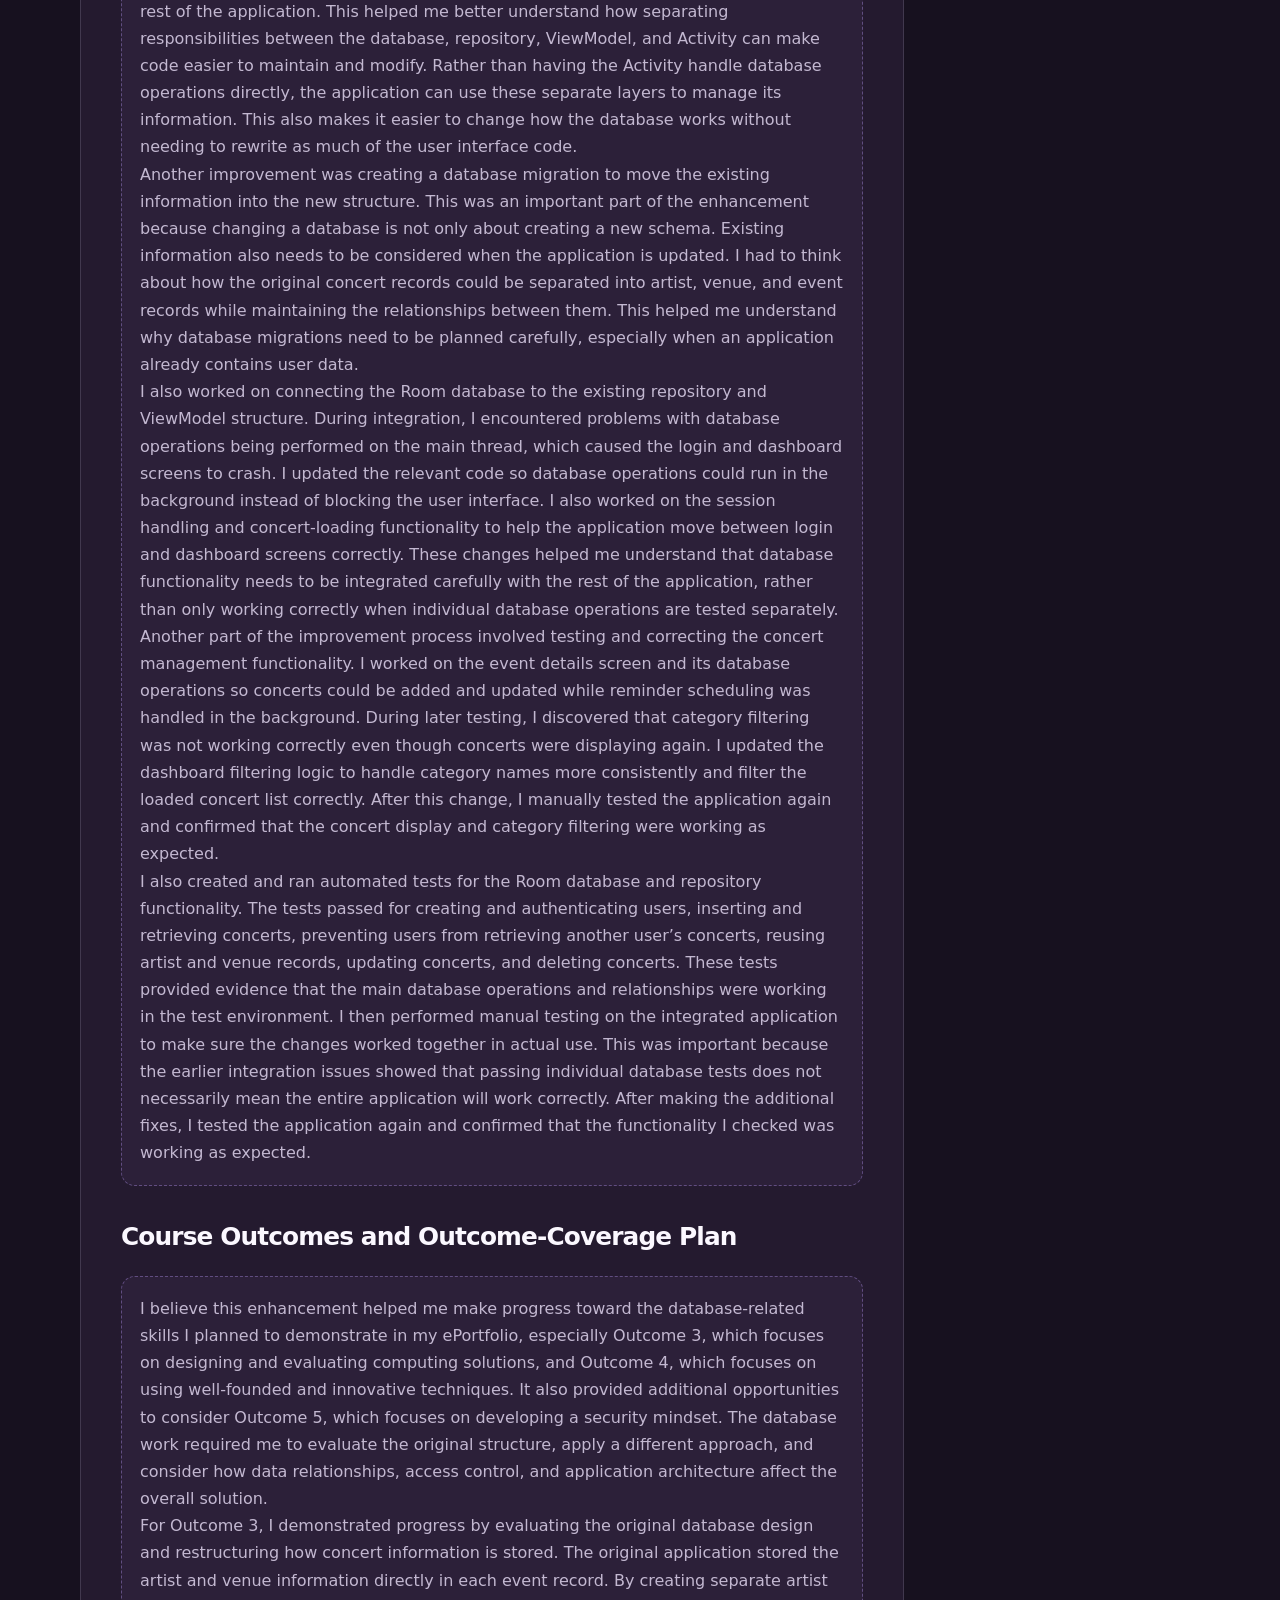
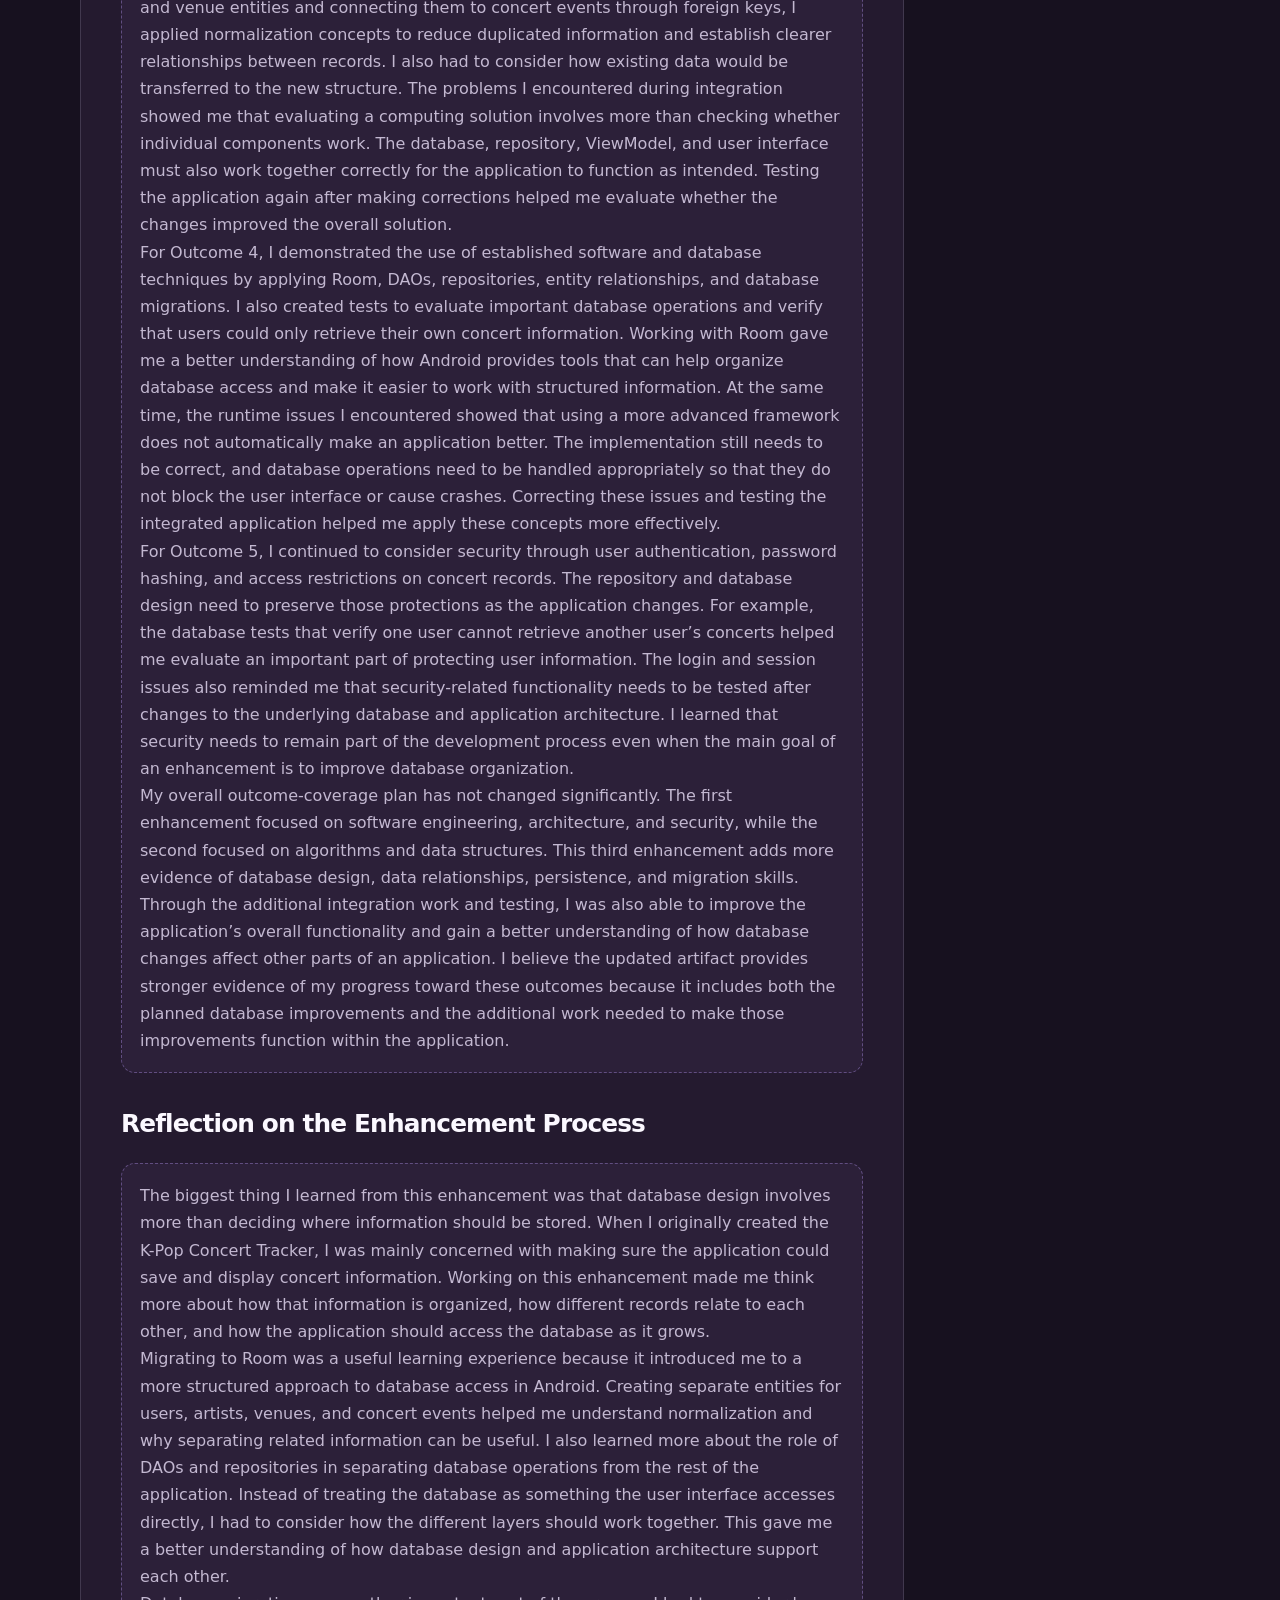
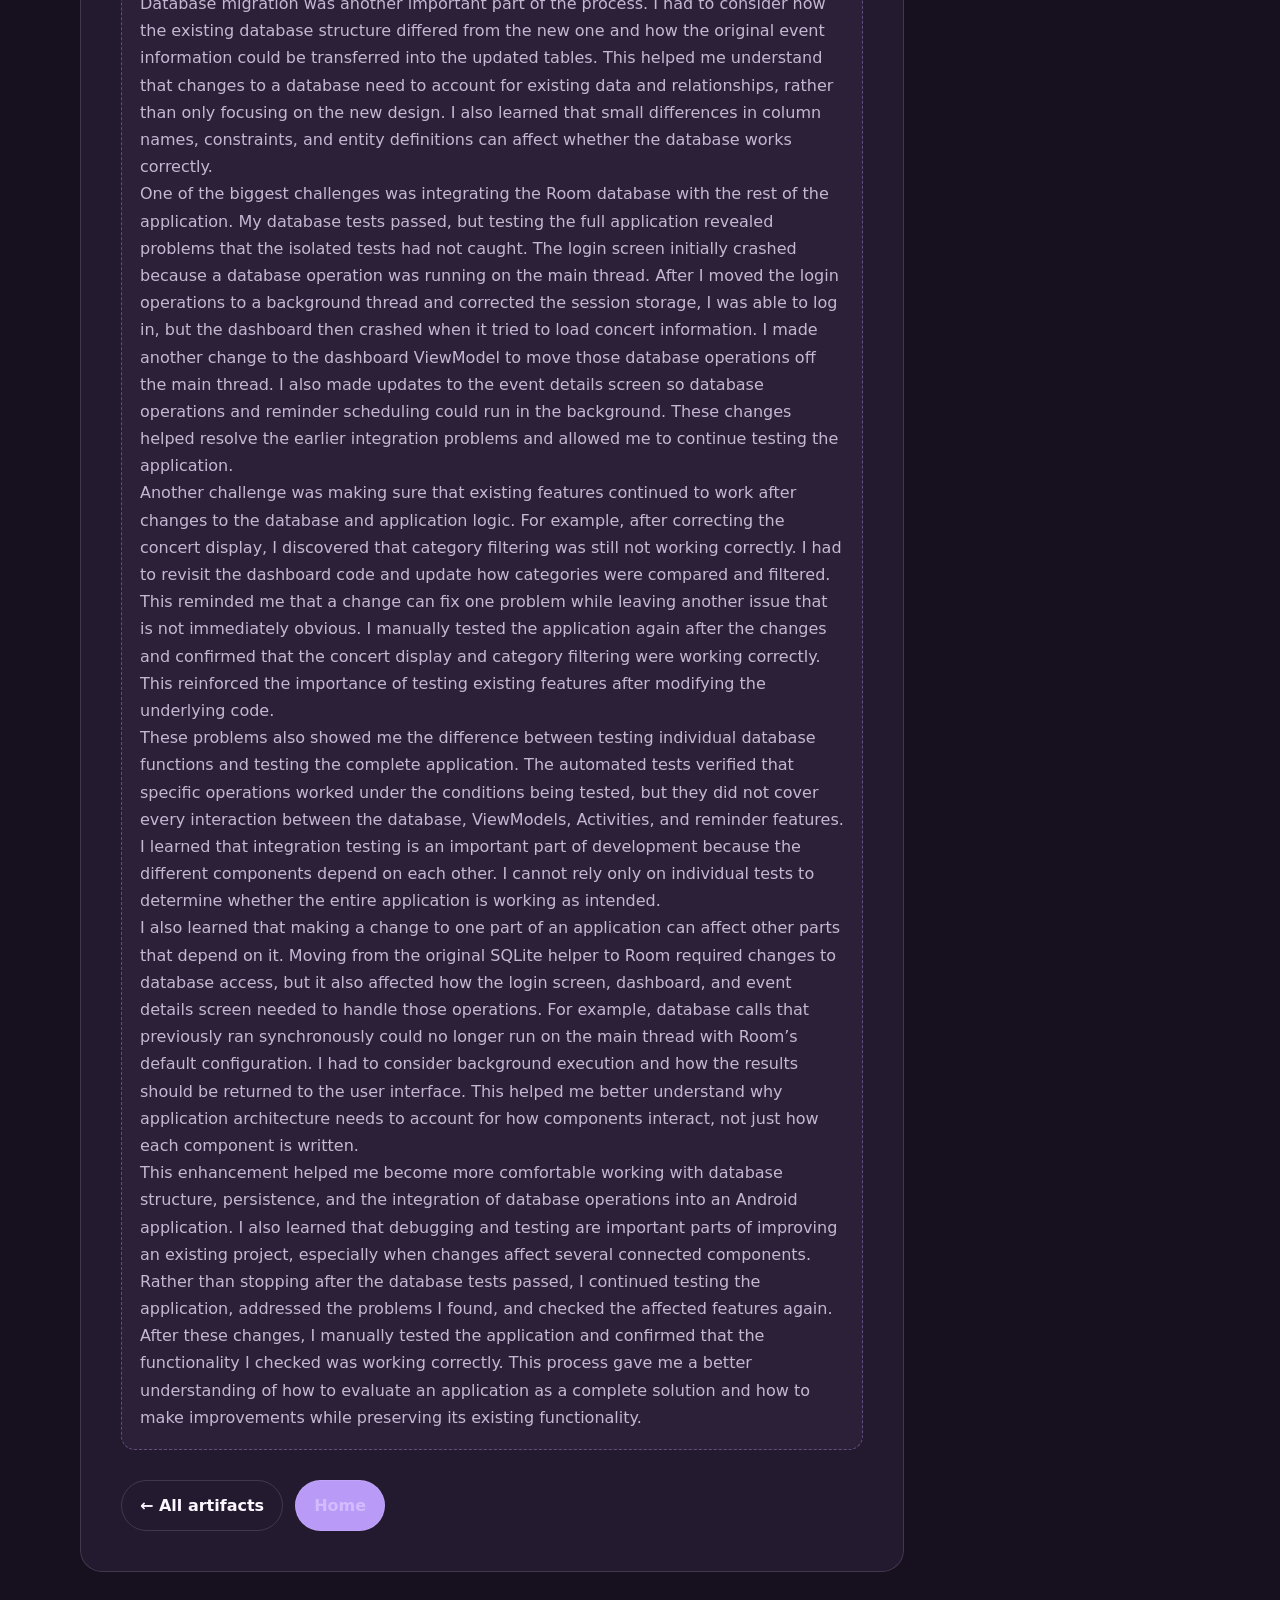
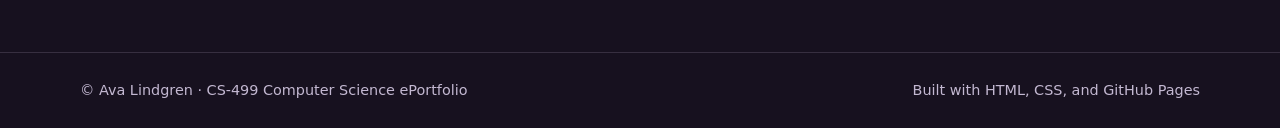
<file: enhancement-3.html>
<!DOCTYPE html>
<html lang="en">
<head>
  <meta charset="UTF-8">
  <meta name="viewport" content="width=device-width, initial-scale=1">
  <meta name="description" content="CS-499 computer science ePortfolio showcasing software development enhancements and reflections.">
  <title>Enhancement 3 | CS-499 ePortfolio</title>
  <link rel="stylesheet" href="styles.css">
</head>
<body>
  <header class="site-header">
    <div class="nav-wrap">
      <a class="brand" href="index.html" aria-label="ePortfolio home">
      </a>
      <nav class="nav-links" aria-label="Main navigation">
        <a href="index.html">Home</a>
        <a href="self-assessment.html">Self-Assessment</a>
        <a href="code-review.html">Code Review</a>
        <a href="artifacts.html" aria-current="page">Artifacts</a>
      </nav>
    </div>
  </header>

  <main>

    <section class="page-hero">
      <div class="container">
        <p>｡･:*˚:✧｡</p>
        <h1>Database <span class="accent">Enhancement</span></h1>
        <p class="hero-copy"></p>
        <div class="tag-row">
          <span class="tag">K-Pop Concert Tracker</span>
          <span class="tag">CS-499</span>
        </div>
      </div>
    </section>
    <section class="container content-layout">
      <article class="prose">
        <h2>Artifact Description</h2>
        <div class="placeholder">The artifact I selected for this enhancement is my K-Pop Concert Tracker Android application, which I originally created during CS-360: Mobile Architecture and Programming. The application was designed to give users a single place to keep track of upcoming K-pop concerts and events instead of having to keep track of information across different websites, emails, or social media. Users can create an account, log in, add concert information, edit or delete events, organize events by category, and receive reminders for upcoming concerts. 
<br>For this enhancement, I used the same application as a starting point and focused on improving how the application stores and manages its data. I worked on migrating the original SQLite database approach to Room, organizing the database into separate entities for users, artists, venues, and concert events, and creating DAO and repository classes to handle database operations. I also worked on a migration to move existing concert information into the updated database structure. As I continued integrating these changes, I made additional updates to how the application handles database operations and loads concert information. My goal was to make the database more organized and improve the separation between the database, application logic, and user interface.
</div>
        <h2>Reason for Including the Artifact and Improvements Made</h2>
        <div class="placeholder">I selected this artifact for my ePortfolio because it allowed me to build on an application I had already created and apply more advanced database concepts to a project with practical uses. When I originally developed the application, I was mainly focused on getting the required features working and making sure users could save and manage concert information. Revisiting the project gave me an opportunity to think more about how that information was stored and how the application could be structured to support future changes.
<br>One of the main improvements I made was migrating the database from the original SQLite helper approach to Room. Room provides a more structured way to work with a database in an Android application through entities, DAOs, and database configuration. I created entity classes for users, artists, venues, and concert events. This allowed me to separate information that was originally stored together in the events table. For example, instead of storing an artist’s name and venue information directly in every concert record, concert events can reference separate artist and venue records. This reduces unnecessary duplication and makes the database structure more organized.
<br>I also created DAO classes to handle database operations for the different entities. These classes provide methods for inserting, retrieving, updating, and deleting information. I then used repository classes to connect the database operations to the rest of the application. This helped me better understand how separating responsibilities between the database, repository, ViewModel, and Activity can make code easier to maintain and modify. Rather than having the Activity handle database operations directly, the application can use these separate layers to manage its information. This also makes it easier to change how the database works without needing to rewrite as much of the user interface code.
<br>Another improvement was creating a database migration to move the existing information into the new structure. This was an important part of the enhancement because changing a database is not only about creating a new schema. Existing information also needs to be considered when the application is updated. I had to think about how the original concert records could be separated into artist, venue, and event records while maintaining the relationships between them. This helped me understand why database migrations need to be planned carefully, especially when an application already contains user data.
<br>I also worked on connecting the Room database to the existing repository and ViewModel structure. During integration, I encountered problems with database operations being performed on the main thread, which caused the login and dashboard screens to crash. I updated the relevant code so database operations could run in the background instead of blocking the user interface. I also worked on the session handling and concert-loading functionality to help the application move between login and dashboard screens correctly. These changes helped me understand that database functionality needs to be integrated carefully with the rest of the application, rather than only working correctly when individual database operations are tested separately.
<br>Another part of the improvement process involved testing and correcting the concert management functionality. I worked on the event details screen and its database operations so concerts could be added and updated while reminder scheduling was handled in the background. During later testing, I discovered that category filtering was not working correctly even though concerts were displaying again. I updated the dashboard filtering logic to handle category names more consistently and filter the loaded concert list correctly. After this change, I manually tested the application again and confirmed that the concert display and category filtering were working as expected.
<br>I also created and ran automated tests for the Room database and repository functionality. The tests passed for creating and authenticating users, inserting and retrieving concerts, preventing users from retrieving another user’s concerts, reusing artist and venue records, updating concerts, and deleting concerts. These tests provided evidence that the main database operations and relationships were working in the test environment. I then performed manual testing on the integrated application to make sure the changes worked together in actual use. This was important because the earlier integration issues showed that passing individual database tests does not necessarily mean the entire application will work correctly. After making the additional fixes, I tested the application again and confirmed that the functionality I checked was working as expected.
</div>
        <h2>Course Outcomes and Outcome-Coverage Plan</h2>
        <div class="placeholder">I believe this enhancement helped me make progress toward the database-related skills I planned to demonstrate in my ePortfolio, especially Outcome 3, which focuses on designing and evaluating computing solutions, and Outcome 4, which focuses on using well-founded and innovative techniques. It also provided additional opportunities to consider Outcome 5, which focuses on developing a security mindset. The database work required me to evaluate the original structure, apply a different approach, and consider how data relationships, access control, and application architecture affect the overall solution.
<br>For Outcome 3, I demonstrated progress by evaluating the original database design and restructuring how concert information is stored. The original application stored the artist and venue information directly in each event record. By creating separate artist and venue entities and connecting them to concert events through foreign keys, I applied normalization concepts to reduce duplicated information and establish clearer relationships between records. I also had to consider how existing data would be transferred to the new structure. The problems I encountered during integration showed me that evaluating a computing solution involves more than checking whether individual components work. The database, repository, ViewModel, and user interface must also work together correctly for the application to function as intended. Testing the application again after making corrections helped me evaluate whether the changes improved the overall solution.
<br>For Outcome 4, I demonstrated the use of established software and database techniques by applying Room, DAOs, repositories, entity relationships, and database migrations. I also created tests to evaluate important database operations and verify that users could only retrieve their own concert information. Working with Room gave me a better understanding of how Android provides tools that can help organize database access and make it easier to work with structured information. At the same time, the runtime issues I encountered showed that using a more advanced framework does not automatically make an application better. The implementation still needs to be correct, and database operations need to be handled appropriately so that they do not block the user interface or cause crashes. Correcting these issues and testing the integrated application helped me apply these concepts more effectively.
<br>For Outcome 5, I continued to consider security through user authentication, password hashing, and access restrictions on concert records. The repository and database design need to preserve those protections as the application changes. For example, the database tests that verify one user cannot retrieve another user’s concerts helped me evaluate an important part of protecting user information. The login and session issues also reminded me that security-related functionality needs to be tested after changes to the underlying database and application architecture. I learned that security needs to remain part of the development process even when the main goal of an enhancement is to improve database organization.
<br>My overall outcome-coverage plan has not changed significantly. The first enhancement focused on software engineering, architecture, and security, while the second focused on algorithms and data structures. This third enhancement adds more evidence of database design, data relationships, persistence, and migration skills. Through the additional integration work and testing, I was also able to improve the application’s overall functionality and gain a better understanding of how database changes affect other parts of an application. I believe the updated artifact provides stronger evidence of my progress toward these outcomes because it includes both the planned database improvements and the additional work needed to make those improvements function within the application.
</div>
        <h2>Reflection on the Enhancement Process</h2>
        <div class="placeholder">The biggest thing I learned from this enhancement was that database design involves more than deciding where information should be stored. When I originally created the K-Pop Concert Tracker, I was mainly concerned with making sure the application could save and display concert information. Working on this enhancement made me think more about how that information is organized, how different records relate to each other, and how the application should access the database as it grows.
<br>Migrating to Room was a useful learning experience because it introduced me to a more structured approach to database access in Android. Creating separate entities for users, artists, venues, and concert events helped me understand normalization and why separating related information can be useful. I also learned more about the role of DAOs and repositories in separating database operations from the rest of the application. Instead of treating the database as something the user interface accesses directly, I had to consider how the different layers should work together. This gave me a better understanding of how database design and application architecture support each other.
<br>Database migration was another important part of the process. I had to consider how the existing database structure differed from the new one and how the original event information could be transferred into the updated tables. This helped me understand that changes to a database need to account for existing data and relationships, rather than only focusing on the new design. I also learned that small differences in column names, constraints, and entity definitions can affect whether the database works correctly.
<br>One of the biggest challenges was integrating the Room database with the rest of the application. My database tests passed, but testing the full application revealed problems that the isolated tests had not caught. The login screen initially crashed because a database operation was running on the main thread. After I moved the login operations to a background thread and corrected the session storage, I was able to log in, but the dashboard then crashed when it tried to load concert information. I made another change to the dashboard ViewModel to move those database operations off the main thread. I also made updates to the event details screen so database operations and reminder scheduling could run in the background. These changes helped resolve the earlier integration problems and allowed me to continue testing the application.
<br>Another challenge was making sure that existing features continued to work after changes to the database and application logic. For example, after correcting the concert display, I discovered that category filtering was still not working correctly. I had to revisit the dashboard code and update how categories were compared and filtered. This reminded me that a change can fix one problem while leaving another issue that is not immediately obvious. I manually tested the application again after the changes and confirmed that the concert display and category filtering were working correctly. This reinforced the importance of testing existing features after modifying the underlying code.
<br>These problems also showed me the difference between testing individual database functions and testing the complete application. The automated tests verified that specific operations worked under the conditions being tested, but they did not cover every interaction between the database, ViewModels, Activities, and reminder features. I learned that integration testing is an important part of development because the different components depend on each other. I cannot rely only on individual tests to determine whether the entire application is working as intended.
<br>I also learned that making a change to one part of an application can affect other parts that depend on it. Moving from the original SQLite helper to Room required changes to database access, but it also affected how the login screen, dashboard, and event details screen needed to handle those operations. For example, database calls that previously ran synchronously could no longer run on the main thread with Room’s default configuration. I had to consider background execution and how the results should be returned to the user interface. This helped me better understand why application architecture needs to account for how components interact, not just how each component is written.
<br>This enhancement helped me become more comfortable working with database structure, persistence, and the integration of database operations into an Android application. I also learned that debugging and testing are important parts of improving an existing project, especially when changes affect several connected components. Rather than stopping after the database tests passed, I continued testing the application, addressed the problems I found, and checked the affected features again. After these changes, I manually tested the application and confirmed that the functionality I checked was working correctly. This process gave me a better understanding of how to evaluate an application as a complete solution and how to make improvements while preserving its existing functionality. 
</div>
        <div class="actions">
          <a class="button secondary" href="artifacts.html">← All artifacts</a>
          <a class="button" href="index.html">Home</a>
        </div>
      </article>
      <aside class="sidebar">
        <h3>Enhancements</h3>
        <a href="enhancement-1.html">01 · Software Engineering</a>
        <a href="enhancement-2.html">02 · Algorithms & Data Structures</a>
        <a href="enhancement-3.html">03 · Databases</a>
        <hr style="border: 0; border-top: 1px solid var(--line); margin: 16px 0;">
        <h3>Useful links</h3>
        <a href="artifacts.html">Artifact overview</a>
        <a href="code-review.html">Code review</a>
      </aside>
    </section>

  </main>

  <footer class="site-footer">
    <div class="container footer-wrap">
      <span>© Ava Lindgren · CS-499 Computer Science ePortfolio</span>
      <span>Built with HTML, CSS, and GitHub Pages</span>
    </div>
  </footer>
</body>
</html>
</file>
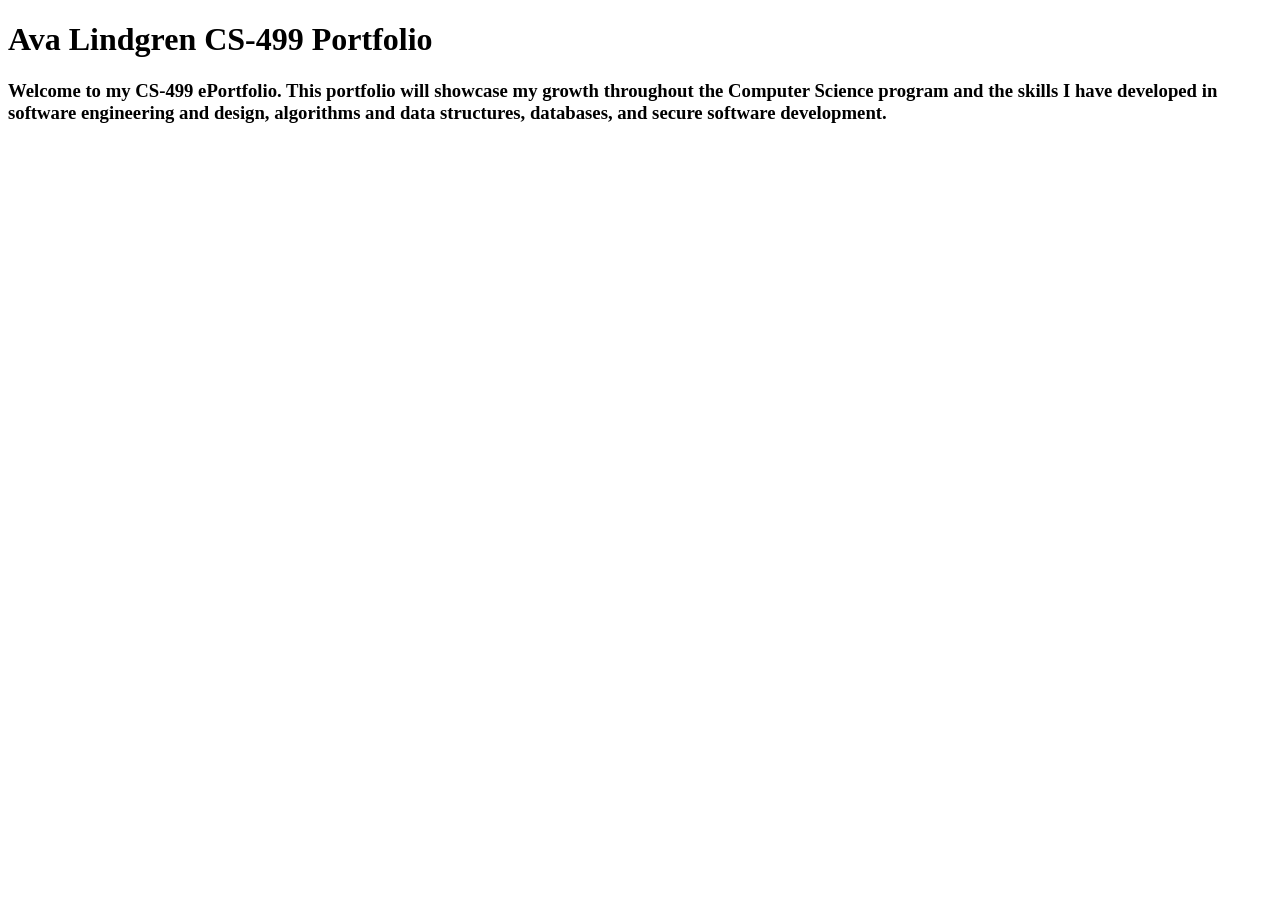
<file: OGindex.html>
<!DOCTYPE html>
<html>
<body>
    <h1>Ava Lindgren CS-499 Portfolio</h1>
    <h3>Welcome to my CS-499 ePortfolio. This portfolio will showcase my growth throughout the Computer Science program and the skills I have developed in software engineering and design, algorithms and data structures, databases, and secure software development.</h3>
</body>
</html>
</file>
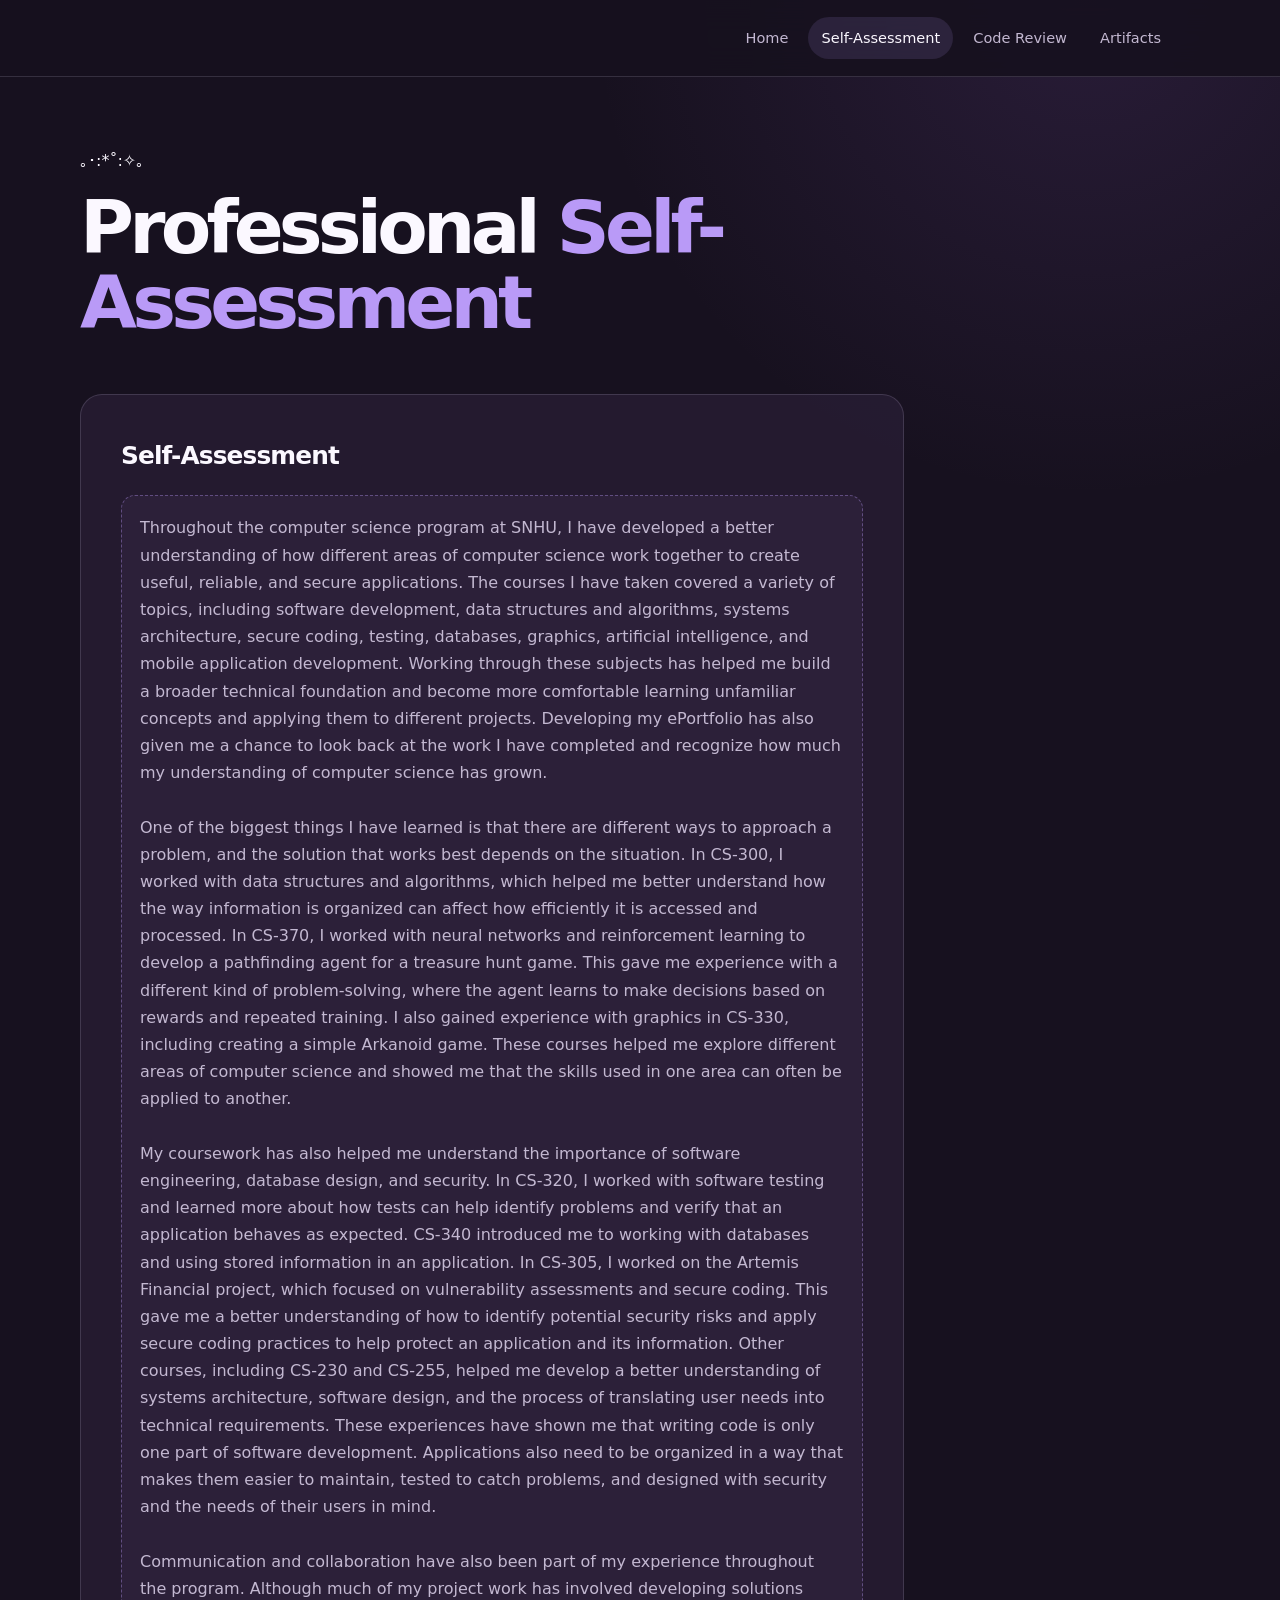
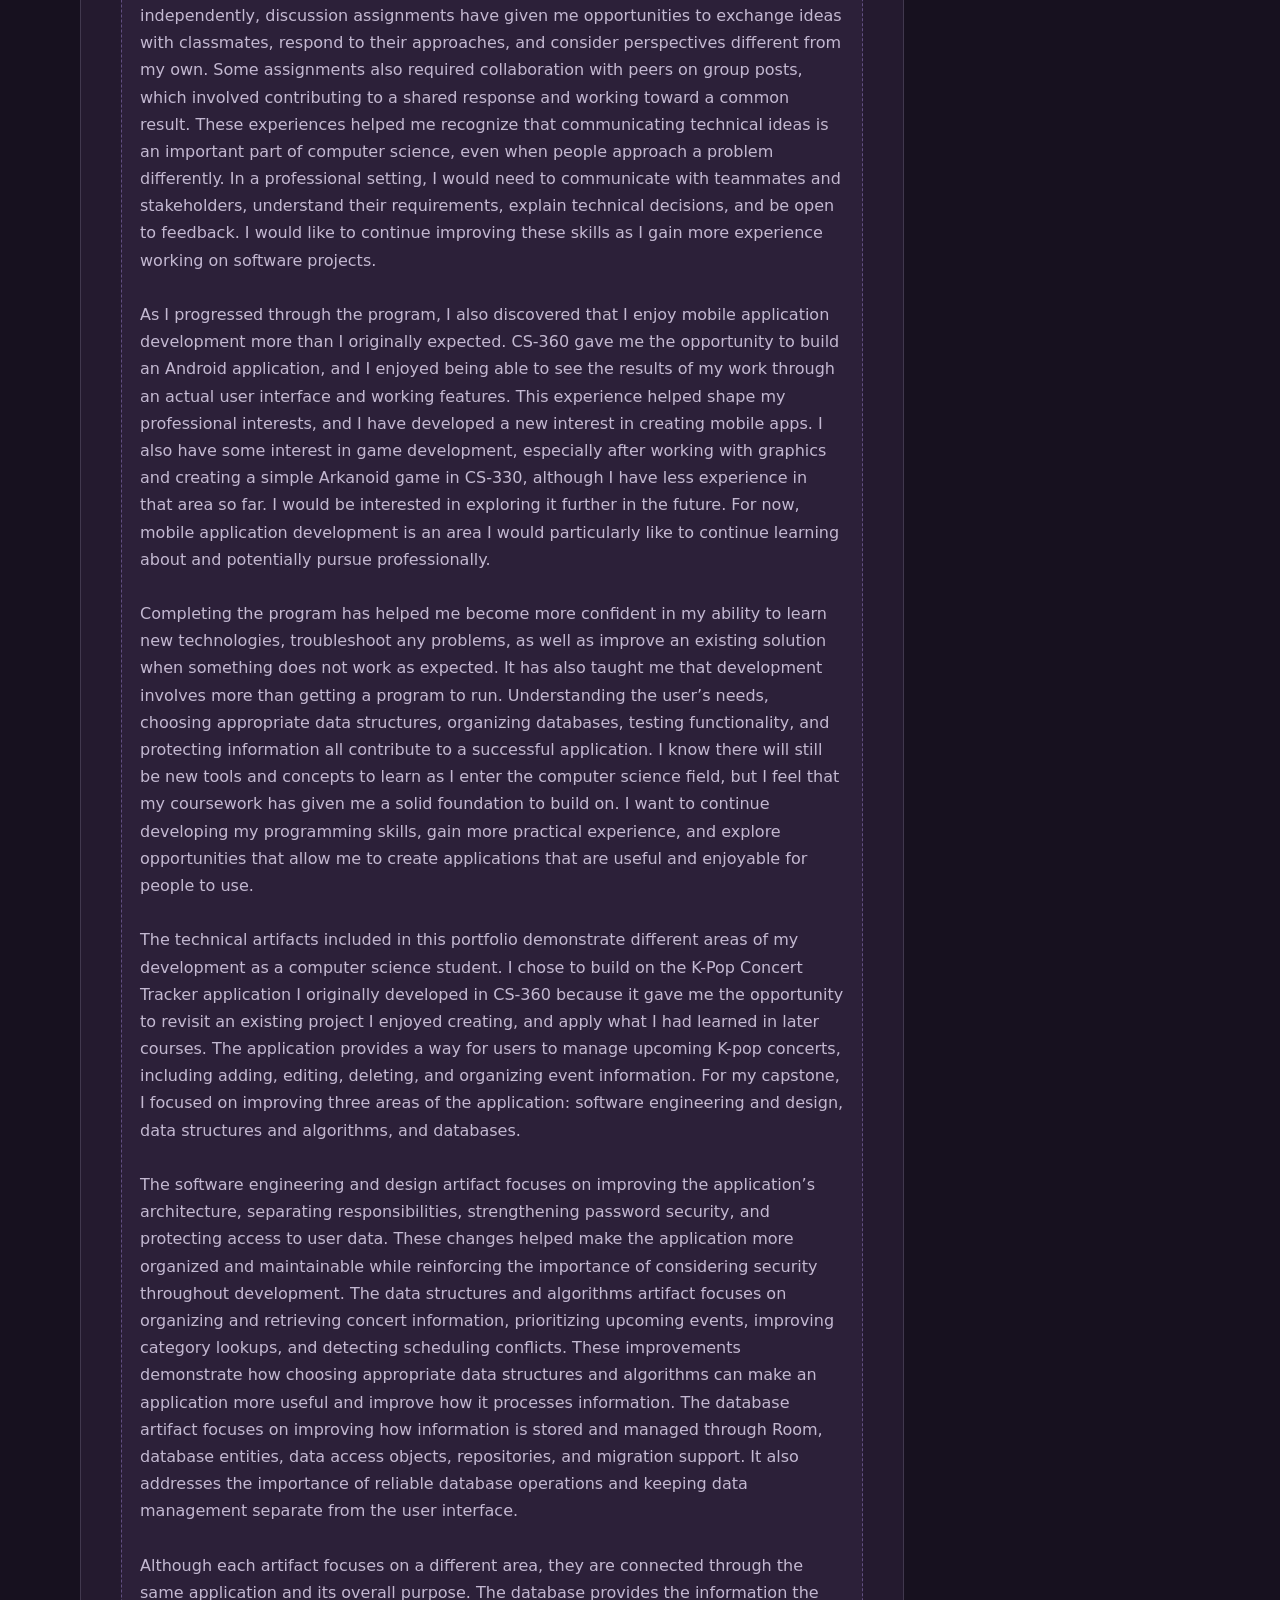
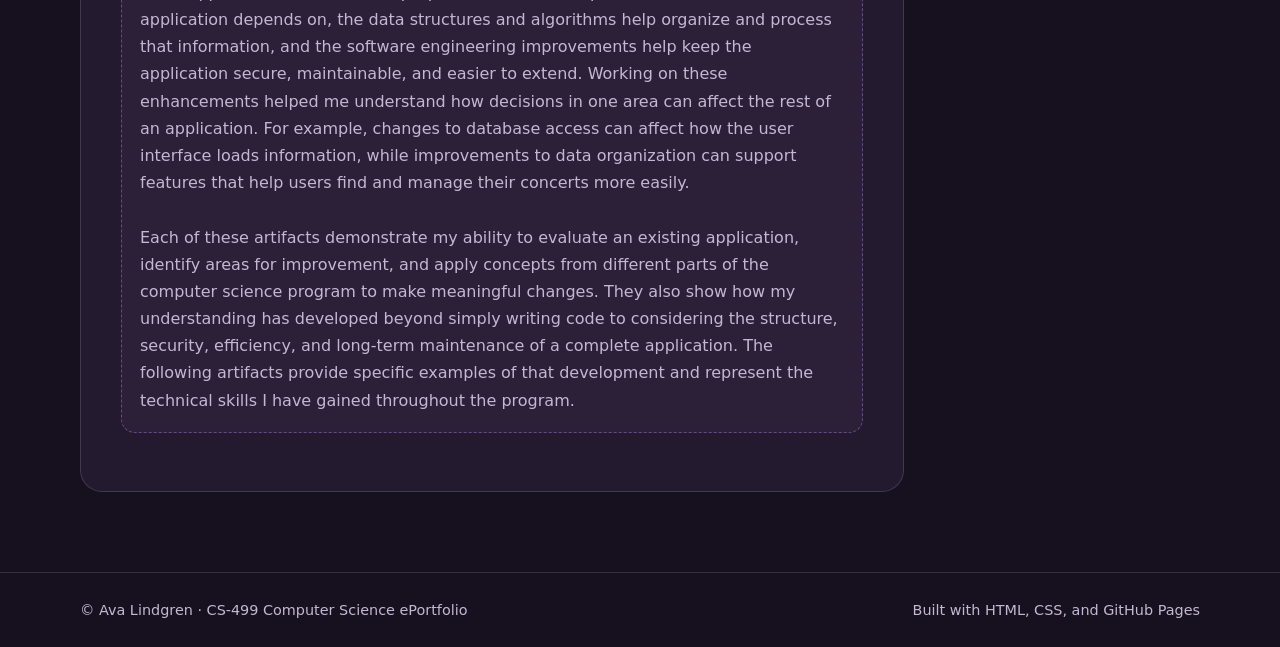
<file: self-assessment.html>
<!DOCTYPE html>
<html lang="en">
<head>
  <meta charset="UTF-8">
  <meta name="viewport" content="width=device-width, initial-scale=1">
  <meta name="description" content="CS-499 computer science ePortfolio showcasing software development enhancements and reflections.">
  <title>Self-Assessment | CS-499 ePortfolio</title>
  <link rel="stylesheet" href="styles.css">
</head>
<body>
  <header class="site-header">
    <div class="nav-wrap">
      <a class="brand" href="index.html" aria-label="ePortfolio home">
      </a>
      <nav class="nav-links" aria-label="Main navigation">
        <a href="index.html">Home</a>
        <a href="self-assessment.html" aria-current="page">Self-Assessment</a>
        <a href="code-review.html">Code Review</a>
        <a href="artifacts.html">Artifacts</a>
      </nav>
    </div>
  </header>

  <main>

    <section class="page-hero">
      <div class="container">
        <p>｡･:*˚:✧｡</p>
        <h1>Professional <span class="accent">Self-Assessment</span></h1>
        <p class="hero-copy"></p>
      </div>
    </section>
    <section class="container content-layout">
      <article class="prose">
        <h2>Self-Assessment</h2>
        <div class="placeholder">Throughout the computer science program at SNHU, I have developed a better understanding of how different areas of computer science work together to create useful, reliable, and secure applications. The courses I have taken covered a variety of topics, including software development, data structures and algorithms, systems architecture, secure coding, testing, databases, graphics, artificial intelligence, and mobile application development. Working through these subjects has helped me build a broader technical foundation and become more comfortable learning unfamiliar concepts and applying them to different projects. Developing my ePortfolio has also given me a chance to look back at the work I have completed and recognize how much my understanding of computer science has grown. 
<br><br>One of the biggest things I have learned is that there are different ways to approach a problem, and the solution that works best depends on the situation. In CS-300, I worked with data structures and algorithms, which helped me better understand how the way information is organized can affect how efficiently it is accessed and processed. In CS-370, I worked with neural networks and reinforcement learning to develop a pathfinding agent for a treasure hunt game. This gave me experience with a different kind of problem-solving, where the agent learns to make decisions based on rewards and repeated training. I also gained experience with graphics in CS-330, including creating a simple Arkanoid game. These courses helped me explore different areas of computer science and showed me that the skills used in one area can often be applied to another. 
<br><br>My coursework has also helped me understand the importance of software engineering, database design, and security. In CS-320, I worked with software testing and learned more about how tests can help identify problems and verify that an application behaves as expected. CS-340 introduced me to working with databases and using stored information in an application. In CS-305, I worked on the Artemis Financial project, which focused on vulnerability assessments and secure coding. This gave me a better understanding of how to identify potential security risks and apply secure coding practices to help protect an application and its information. Other courses, including CS-230 and CS-255, helped me develop a better understanding of systems architecture, software design, and the process of translating user needs into technical requirements. These experiences have shown me that writing code is only one part of software development. Applications also need to be organized in a way that makes them easier to maintain, tested to catch problems, and designed with security and the needs of their users in mind. 
<br><br>Communication and collaboration have also been part of my experience throughout the program. Although much of my project work has involved developing solutions independently, discussion assignments have given me opportunities to exchange ideas with classmates, respond to their approaches, and consider perspectives different from my own. Some assignments also required collaboration with peers on group posts, which involved contributing to a shared response and working toward a common result. These experiences helped me recognize that communicating technical ideas is an important part of computer science, even when people approach a problem differently. In a professional setting, I would need to communicate with teammates and stakeholders, understand their requirements, explain technical decisions, and be open to feedback. I would like to continue improving these skills as I gain more experience working on software projects. 
<br><br>As I progressed through the program, I also discovered that I enjoy mobile application development more than I originally expected. CS-360 gave me the opportunity to build an Android application, and I enjoyed being able to see the results of my work through an actual user interface and working features. This experience helped shape my professional interests, and I have developed a new interest in creating mobile apps. I also have some interest in game development, especially after working with graphics and creating a simple Arkanoid game in CS-330, although I have less experience in that area so far. I would be interested in exploring it further in the future. For now, mobile application development is an area I would particularly like to continue learning about and potentially pursue professionally. 
<br><br>Completing the program has helped me become more confident in my ability to learn new technologies, troubleshoot any problems, as well as improve an existing solution when something does not work as expected. It has also taught me that development involves more than getting a program to run. Understanding the user’s needs, choosing appropriate data structures, organizing databases, testing functionality, and protecting information all contribute to a successful application. I know there will still be new tools and concepts to learn as I enter the computer science field, but I feel that my coursework has given me a solid foundation to build on. I want to continue developing my programming skills, gain more practical experience, and explore opportunities that allow me to create applications that are useful and enjoyable for people to use. 

<br><br>The technical artifacts included in this portfolio demonstrate different areas of my development as a computer science student. I chose to build on the K-Pop Concert Tracker application I originally developed in CS-360 because it gave me the opportunity to revisit an existing project I enjoyed creating, and apply what I had learned in later courses. The application provides a way for users to manage upcoming K-pop concerts, including adding, editing, deleting, and organizing event information. For my capstone, I focused on improving three areas of the application: software engineering and design, data structures and algorithms, and databases. 
<br><br>The software engineering and design artifact focuses on improving the application’s architecture, separating responsibilities, strengthening password security, and protecting access to user data. These changes helped make the application more organized and maintainable while reinforcing the importance of considering security throughout development. The data structures and algorithms artifact focuses on organizing and retrieving concert information, prioritizing upcoming events, improving category lookups, and detecting scheduling conflicts. These improvements demonstrate how choosing appropriate data structures and algorithms can make an application more useful and improve how it processes information. The database artifact focuses on improving how information is stored and managed through Room, database entities, data access objects, repositories, and migration support. It also addresses the importance of reliable database operations and keeping data management separate from the user interface. 
<br><br>Although each artifact focuses on a different area, they are connected through the same application and its overall purpose. The database provides the information the application depends on, the data structures and algorithms help organize and process that information, and the software engineering improvements help keep the application secure, maintainable, and easier to extend. Working on these enhancements helped me understand how decisions in one area can affect the rest of an application. For example, changes to database access can affect how the user interface loads information, while improvements to data organization can support features that help users find and manage their concerts more easily. 
<br><br>Each of these artifacts demonstrate my ability to evaluate an existing application, identify areas for improvement, and apply concepts from different parts of the computer science program to make meaningful changes. They also show how my understanding has developed beyond simply writing code to considering the structure, security, efficiency, and long-term maintenance of a complete application. The following artifacts provide specific examples of that development and represent the technical skills I have gained throughout the program. 
</div>
      </article>
      </aside>
    </section>

  </main>

  <footer class="site-footer">
    <div class="container footer-wrap">
      <span>© Ava Lindgren · CS-499 Computer Science ePortfolio</span>
      <span>Built with HTML, CSS, and GitHub Pages</span>
    </div>
  </footer>
</body>
</html>
</file>
<file: styles.css>
:root {
  --bg: #17111f;
  --bg-soft: #21182d;
  --panel: #281e35;
  --panel-hover: #332443;
  --purple: #b99af7;
  --purple-bright: #d2bcff;
  --white: #fbf8ff;
  --muted: #c3b8d1;
  --line: rgba(235, 222, 255, 0.15);
  --max-width: 1120px;
  --radius: 22px;
  --shadow: 0 18px 55px rgba(0, 0, 0, 0.2);
}

* { box-sizing: border-box; }

html { scroll-behavior: smooth; }

body {
  margin: 0;
  background:
    radial-gradient(circle at 85% 0%, rgba(127, 82, 176, 0.17), transparent 31rem),
    var(--bg);
  color: var(--white);
  font-family: system-ui, -apple-system, BlinkMacSystemFont, "Segoe UI", sans-serif;
  line-height: 1.7;
}

a { color: inherit; }

a:focus-visible, button:focus-visible {
  outline: 3px solid var(--purple-bright);
  outline-offset: 4px;
}

.site-header {
  position: sticky;
  top: 0;
  z-index: 10;
  border-bottom: 1px solid var(--line);
  background: rgba(23, 17, 31, 0.9);
  backdrop-filter: blur(16px);
}

.nav-wrap {
  max-width: var(--max-width);
  min-height: 76px;
  margin: 0 auto;
  padding: 0 26px;
  display: flex;
  align-items: center;
  justify-content: space-between;
  gap: 24px;
}

.brand {
  display: inline-flex;
  align-items: center;
  gap: 12px;
  text-decoration: none;
  font-weight: 750;
  letter-spacing: -0.03em;
  white-space: nowrap;
}

.brand-mark {
  width: 37px;
  height: 37px;
  display: grid;
  place-items: center;
  border-radius: 12px;
  background: var(--purple);
  color: #21162e;
  font-size: 1rem;
  font-weight: 900;
}

.nav-links {
  display: flex;
  align-items: center;
  justify-content: flex-end;
  flex-wrap: wrap;
  gap: 7px;
}

.nav-links a {
  padding: 9px 13px;
  border-radius: 999px;
  color: var(--muted);
  text-decoration: none;
  font-size: 0.91rem;
  transition: background 160ms ease, color 160ms ease;
}

.nav-links a:hover,
.nav-links a[aria-current="page"] {
  background: rgba(185, 154, 247, 0.13);
  color: var(--white);
}

.container {
  width: min(var(--max-width), calc(100% - 52px));
  margin: 0 auto;
}

.hero {
  padding: 92px 0 70px;
}

.eyebrow {
  display: inline-flex;
  align-items: center;
  gap: 10px;
  margin: 0 0 20px;
  color: var(--purple-bright);
  font-size: 0.78rem;
  font-weight: 800;
  letter-spacing: 0.16em;
  text-transform: uppercase;
}

.eyebrow::before {
  content: "";
  width: 25px;
  height: 2px;
  background: var(--purple);
}

h1, h2, h3, p { margin-top: 0; }

h1 {
  max-width: 850px;
  margin-bottom: 22px;
  font-size: clamp(2.8rem, 7vw, 5.8rem);
  line-height: 1.02;
  letter-spacing: -0.065em;
}

h1 .accent { color: var(--purple); }

.hero-copy {
  max-width: 710px;
  color: var(--muted);
  font-size: clamp(1.05rem, 2vw, 1.2rem);
}

.actions {
  display: flex;
  flex-wrap: wrap;
  gap: 12px;
  margin-top: 30px;
}

.button {
  display: inline-flex;
  align-items: center;
  justify-content: center;
  min-height: 46px;
  padding: 11px 18px;
  border: 1px solid var(--line);
  border-radius: 999px;
  background: var(--purple);
  color: #20162b;
  text-decoration: none;
  font-weight: 750;
  transition: transform 160ms ease, background 160ms ease;
}

.button:hover {
  transform: translateY(-2px);
  background: var(--purple-bright);
}

.button.secondary {
  background: transparent;
  color: var(--white);
}

.button.secondary:hover { background: rgba(255, 255, 255, 0.07); }

.section {
  padding: 32px 0 76px;
}

.section-heading {
  display: flex;
  align-items: end;
  justify-content: space-between;
  gap: 20px;
  margin-bottom: 24px;
}

.section-heading h2 {
  margin-bottom: 0;
  font-size: clamp(1.7rem, 3vw, 2.4rem);
  letter-spacing: -0.045em;
}

.section-heading p {
  max-width: 520px;
  margin-bottom: 2px;
  color: var(--muted);
}

.grid {
  display: grid;
  grid-template-columns: repeat(3, minmax(0, 1fr));
  gap: 17px;
}

.grid.two { grid-template-columns: repeat(2, minmax(0, 1fr)); }

.card {
  min-width: 0;
  padding: 25px;
  border: 1px solid var(--line);
  border-radius: var(--radius);
  background: linear-gradient(145deg, rgba(48, 35, 64, 0.9), rgba(33, 24, 45, 0.88));
  box-shadow: var(--shadow);
}

.card:hover { border-color: rgba(185, 154, 247, 0.45); }

.card-number {
  display: inline-block;
  margin-bottom: 22px;
  color: var(--purple);
  font-size: 0.82rem;
  font-weight: 800;
  letter-spacing: 0.12em;
}

.card h3 {
  margin-bottom: 10px;
  font-size: 1.22rem;
  letter-spacing: -0.025em;
}

.card p { color: var(--muted); }

.card-link {
  display: inline-flex;
  align-items: center;
  gap: 8px;
  margin-top: 7px;
  color: var(--purple-bright);
  font-weight: 750;
  text-decoration: none;
}

.card-link:hover { text-decoration: underline; }

.info-strip {
  display: grid;
  grid-template-columns: repeat(3, minmax(0, 1fr));
  gap: 1px;
  overflow: hidden;
  margin: 10px 0 72px;
  border: 1px solid var(--line);
  border-radius: var(--radius);
  background: var(--line);
}

.info-item {
  padding: 22px 24px;
  background: var(--bg-soft);
}

.info-item span {
  display: block;
  margin-bottom: 4px;
  color: var(--muted);
  font-size: 0.83rem;
}

.info-item strong { font-size: 1rem; }

.page-hero { padding: 70px 0 32px; }

.page-hero h1 {
  max-width: 900px;
  font-size: clamp(2.6rem, 6vw, 4.6rem);
}

.content-layout {
  display: grid;
  grid-template-columns: minmax(0, 1fr) 270px;
  align-items: start;
  gap: 26px;
  padding-bottom: 80px;
}

.prose {
  min-width: 0;
  padding: clamp(22px, 4vw, 40px);
  border: 1px solid var(--line);
  border-radius: var(--radius);
  background: rgba(40, 30, 53, 0.78);
}

.prose h2 {
  margin-top: 30px;
  margin-bottom: 12px;
  font-size: 1.55rem;
  letter-spacing: -0.035em;
}

.prose h2:first-child { margin-top: 0; }

.prose p, .prose li { color: var(--muted); }

.prose strong { color: var(--white); }

.prose a { color: var(--purple-bright); }

.sidebar {
  position: sticky;
  top: 100px;
  padding: 22px;
  border: 1px solid var(--line);
  border-radius: var(--radius);
  background: var(--bg-soft);
}

.sidebar h3 { margin-bottom: 12px; font-size: 1rem; }

.sidebar a {
  display: block;
  padding: 8px 0;
  color: var(--muted);
  text-decoration: none;
  font-size: 0.93rem;
}

.sidebar a:hover { color: var(--purple-bright); }

.placeholder {
  margin: 18px 0;
  padding: 18px;
  border: 1px dashed rgba(185, 154, 247, 0.38);
  border-radius: 14px;
  background: rgba(185, 154, 247, 0.05);
  color: var(--muted);
}

.tag-row {
  display: flex;
  flex-wrap: wrap;
  gap: 8px;
  margin: 20px 0 0;
}

.tag {
  display: inline-flex;
  padding: 6px 10px;
  border: 1px solid var(--line);
  border-radius: 999px;
  color: var(--purple-bright);
  font-size: 0.82rem;
}

.site-footer {
  border-top: 1px solid var(--line);
  padding: 25px 0;
  color: var(--muted);
  font-size: 0.9rem;
}

.footer-wrap {
  display: flex;
  justify-content: space-between;
  gap: 16px;
  flex-wrap: wrap;
}

@media (max-width: 850px) {
  .nav-wrap {
    align-items: flex-start;
    flex-direction: column;
    padding-top: 16px;
    padding-bottom: 15px;
    gap: 12px;
  }
  .nav-links { justify-content: flex-start; }
  .grid { grid-template-columns: repeat(2, minmax(0, 1fr)); }
  .content-layout { grid-template-columns: 1fr; }
  .sidebar { position: static; }
}

@media (max-width: 600px) {
  .container { width: min(100% - 32px, var(--max-width)); }
  .nav-wrap { padding-left: 16px; padding-right: 16px; }
  .nav-links { gap: 3px; }
  .nav-links a { padding: 7px 10px; font-size: 0.84rem; }
  .hero { padding: 66px 0 48px; }
  .page-hero { padding-top: 52px; }
  .grid, .grid.two, .info-strip { grid-template-columns: 1fr; }
  .section-heading { align-items: flex-start; flex-direction: column; }
  .card { padding: 22px; }
  .prose { padding: 22px; }
}
</file>
